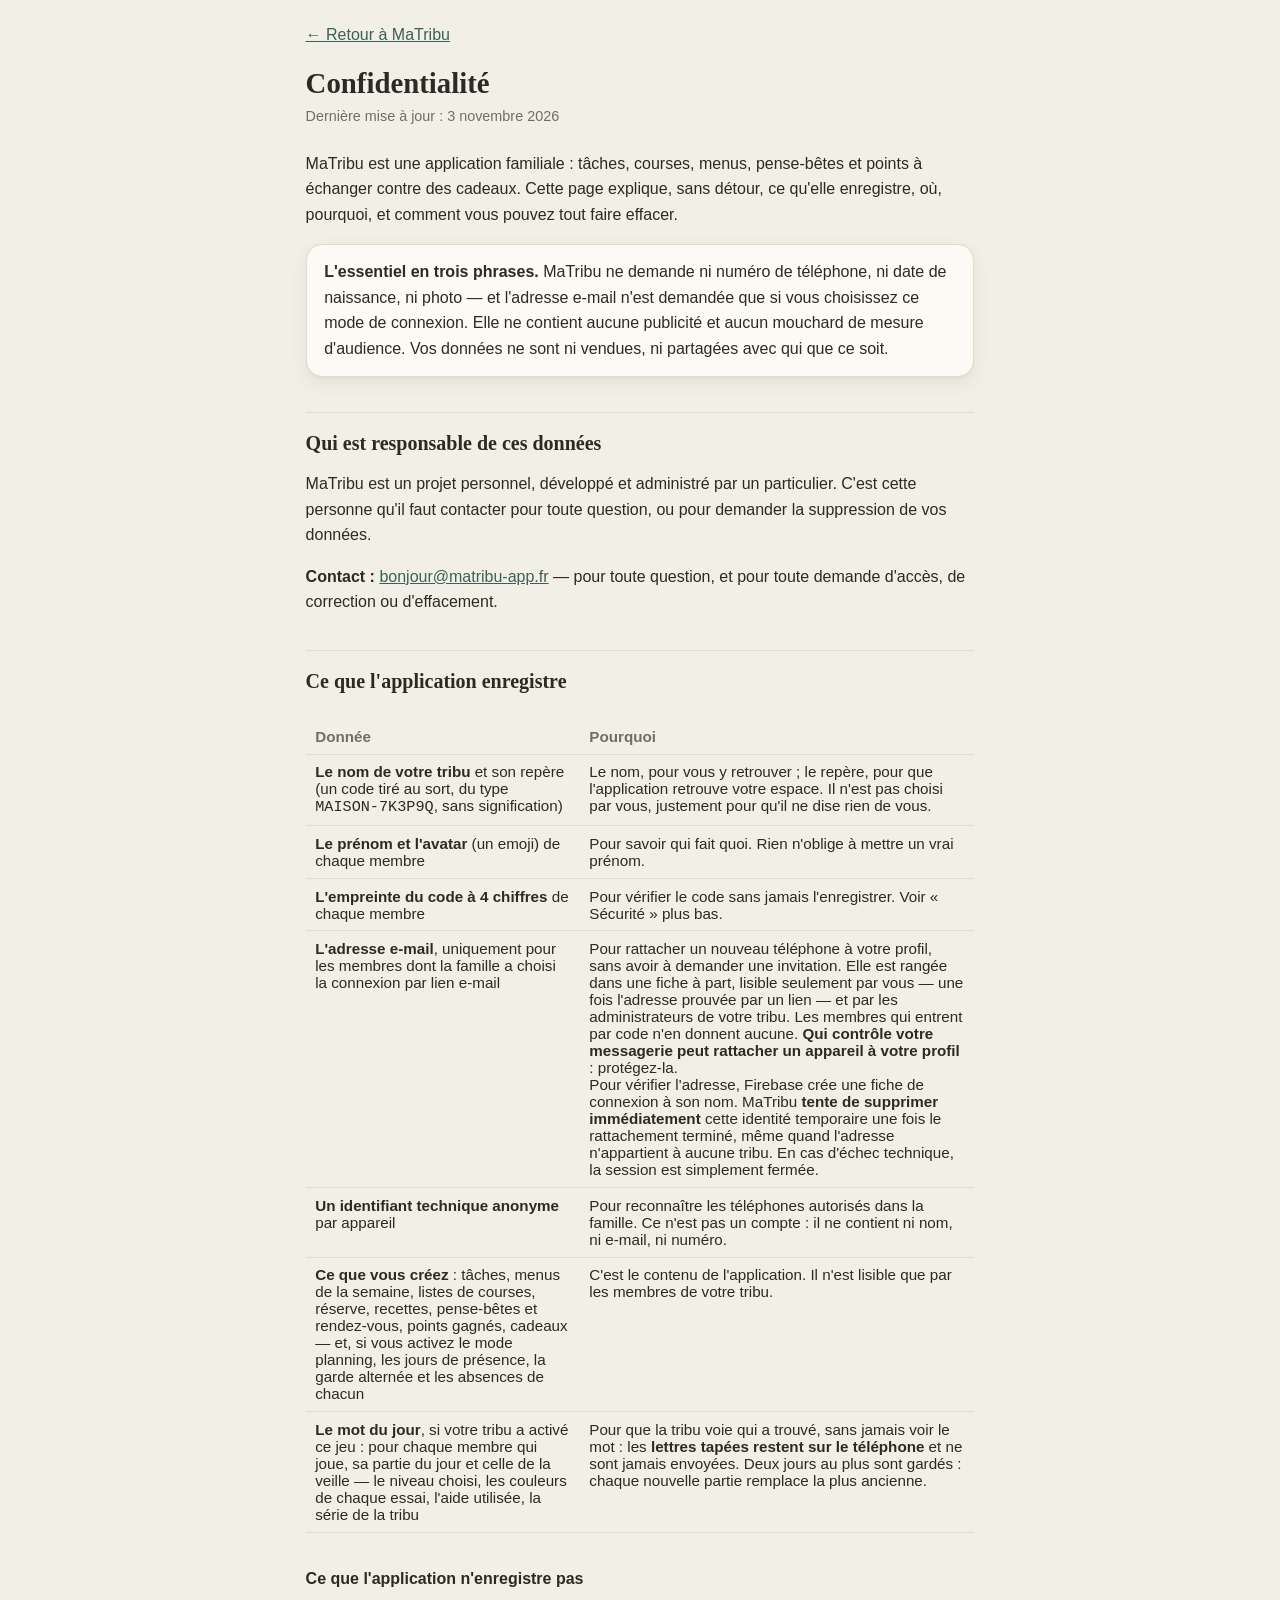
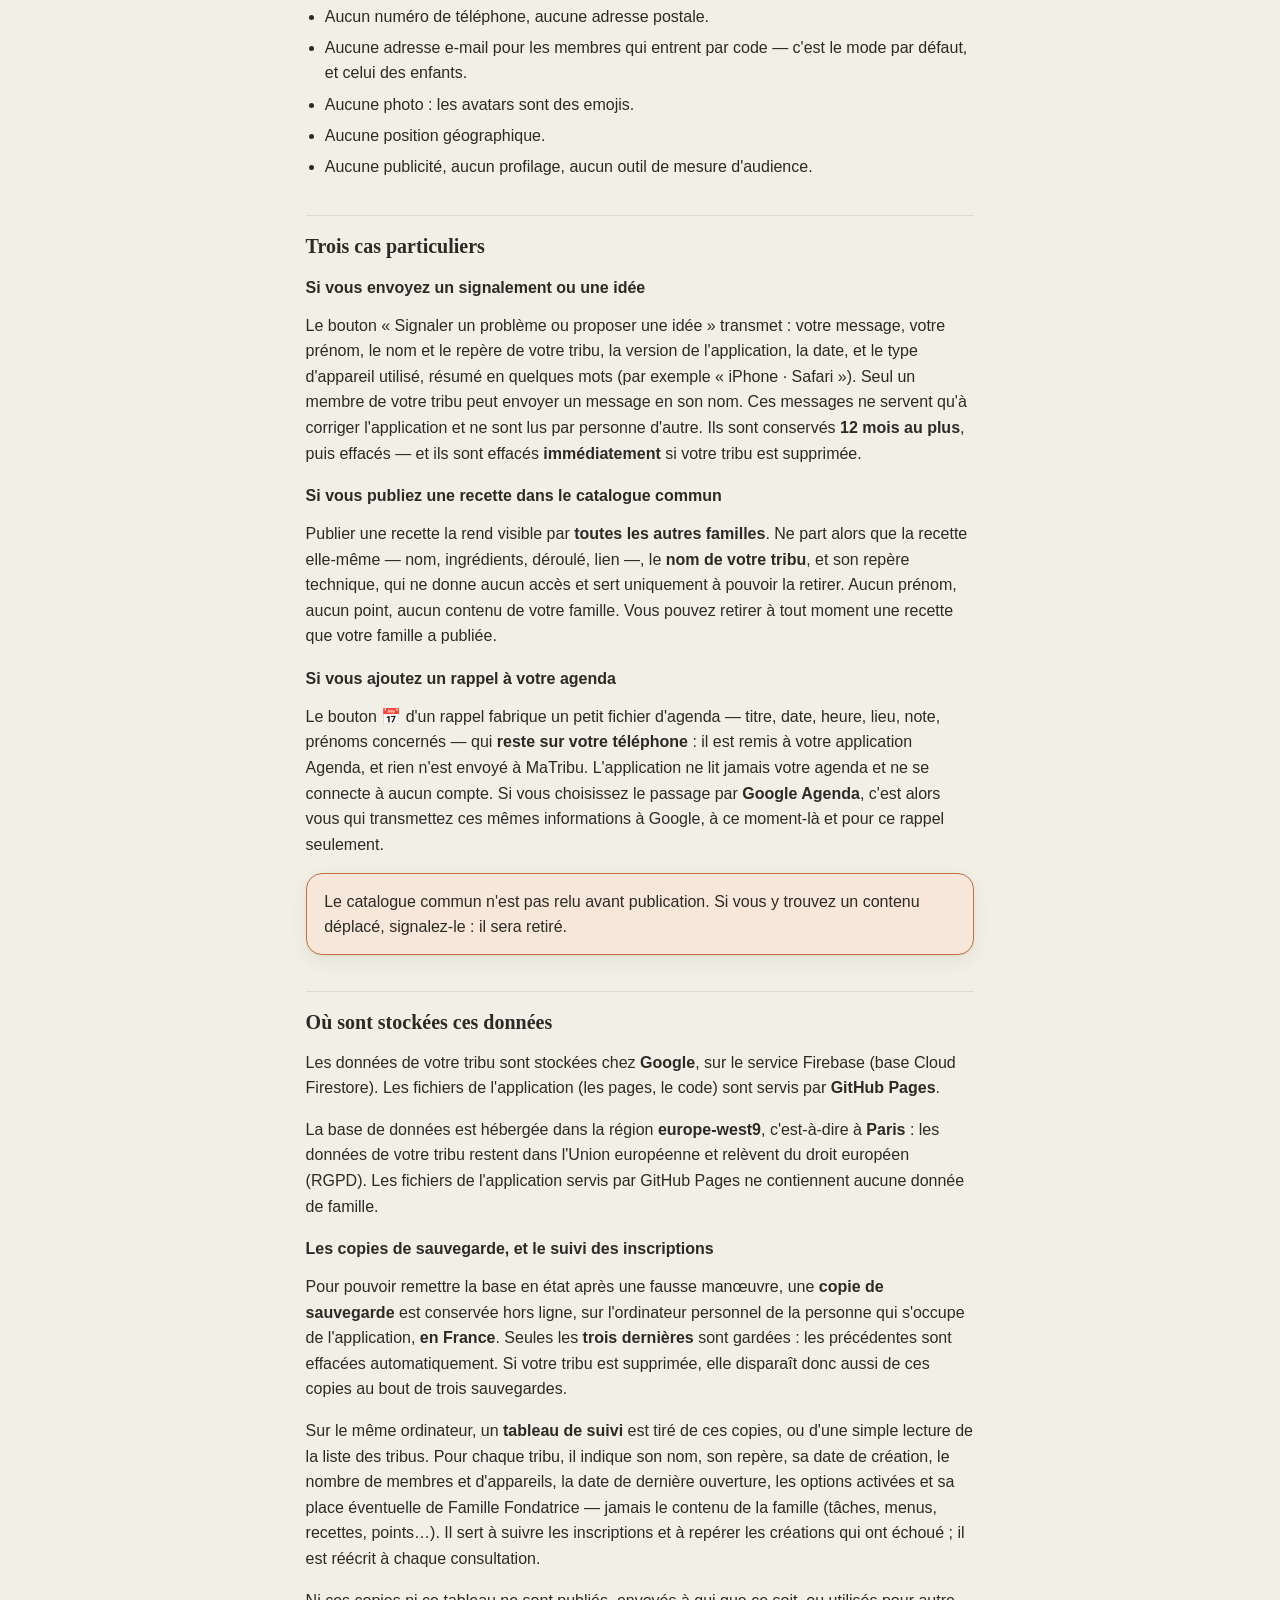
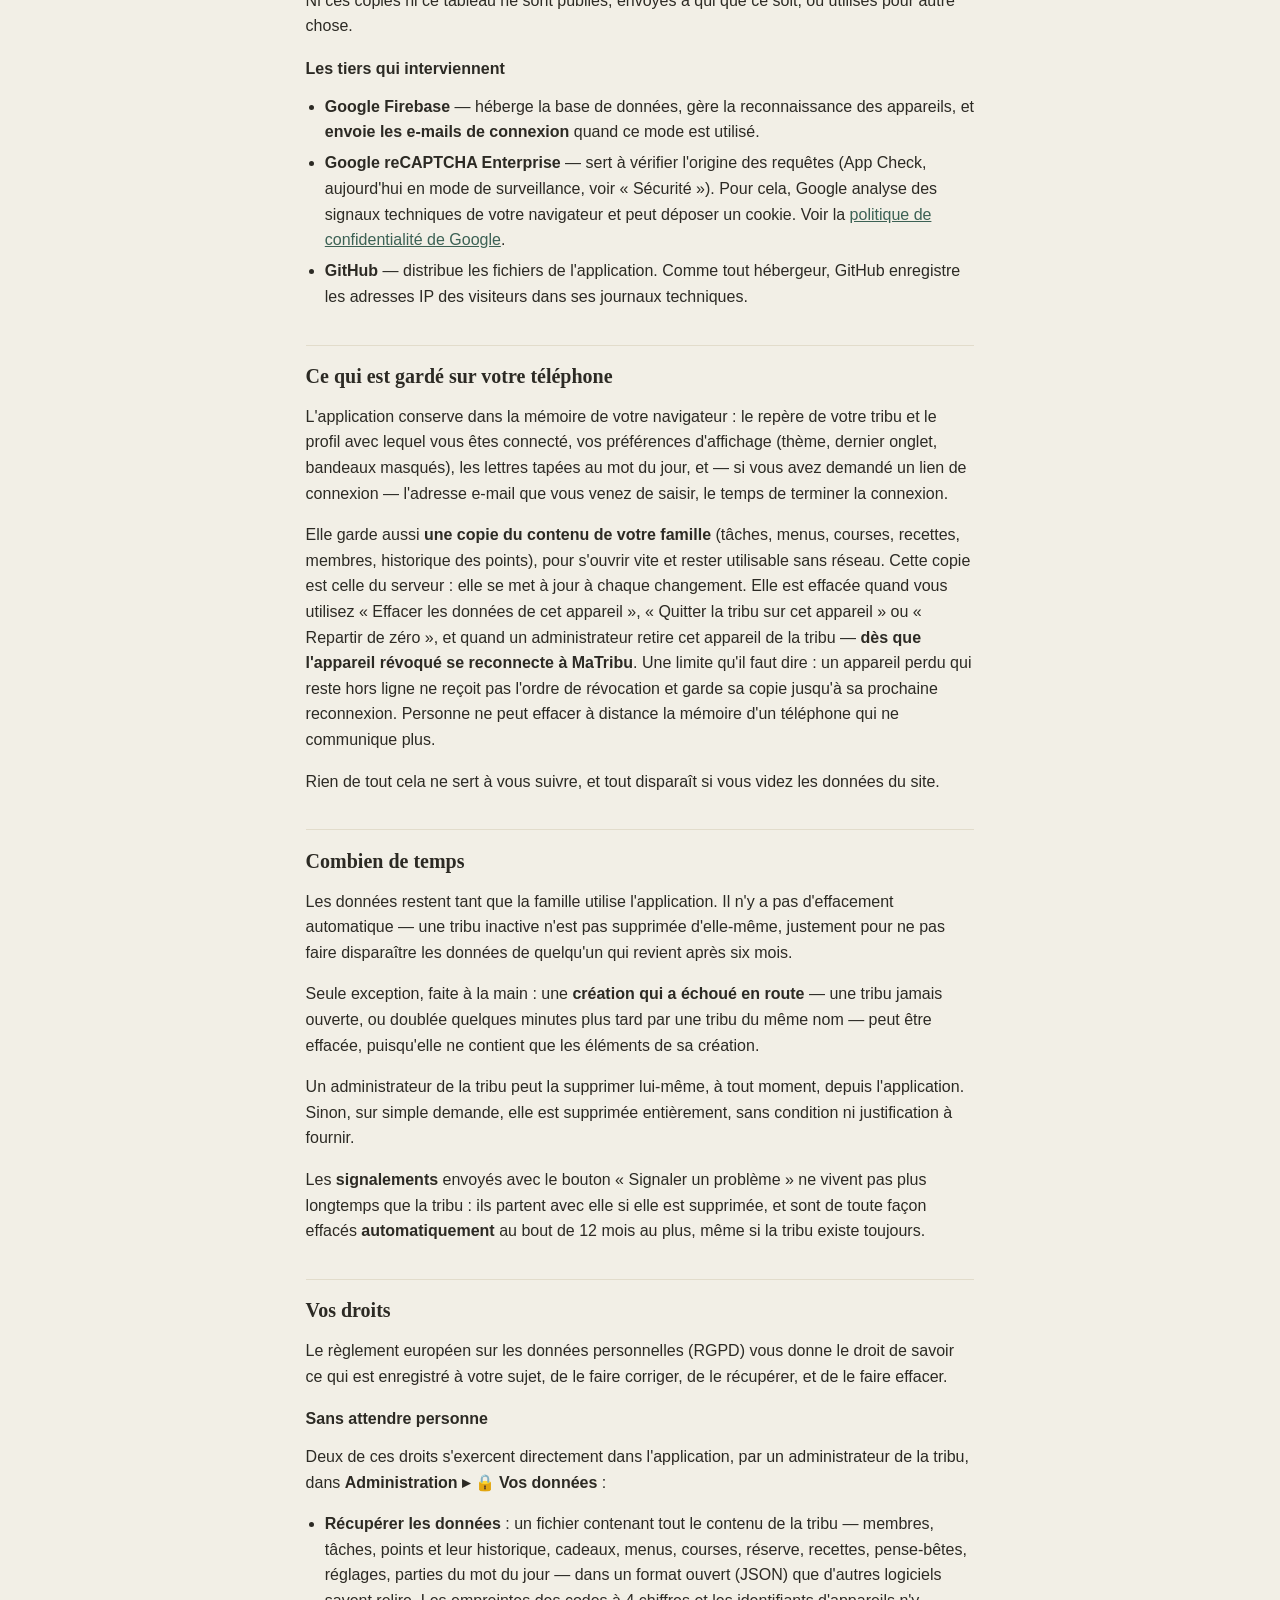
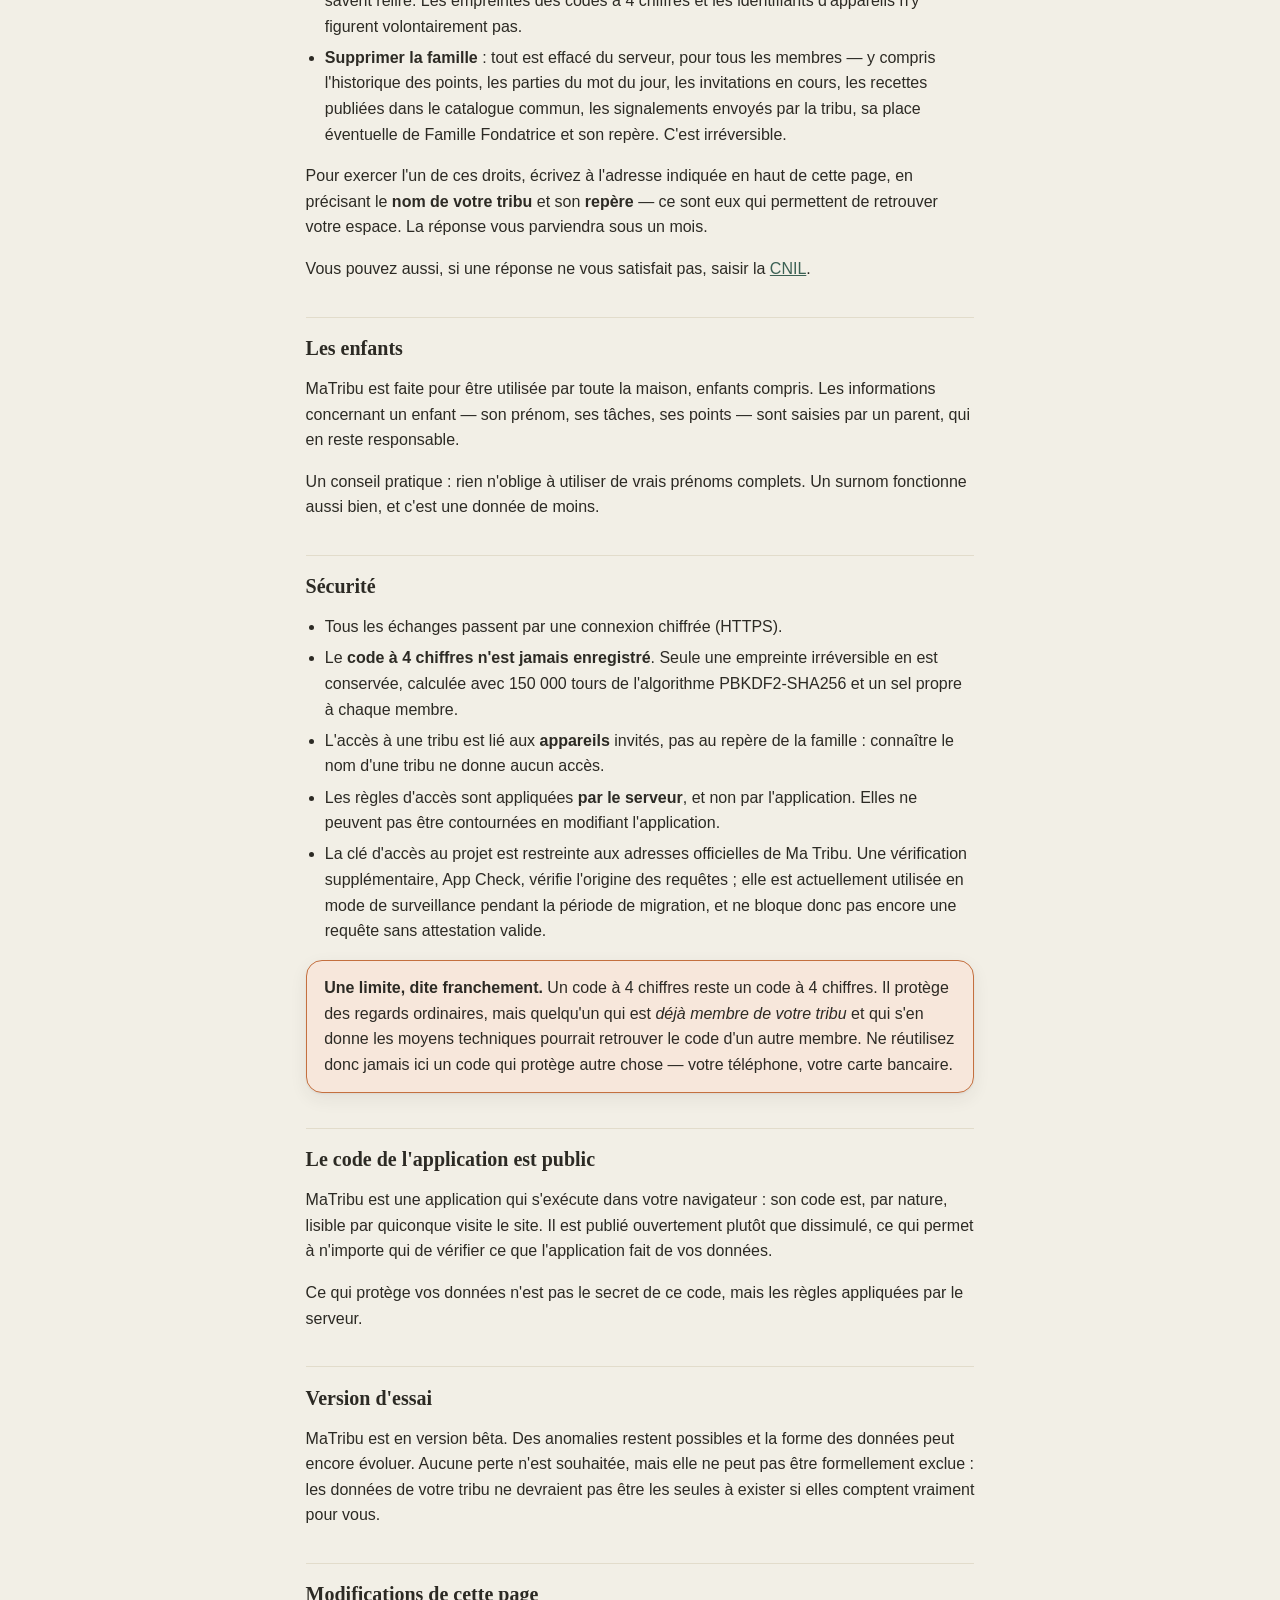
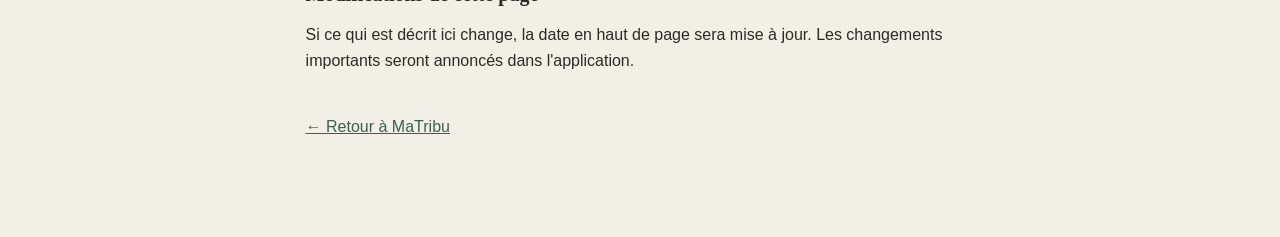
<file: confidentialite.html>
<!doctype html>
<html lang="fr">
<head>
<meta charset="utf-8">
<meta name="viewport" content="width=device-width, initial-scale=1, viewport-fit=cover">
<!-- CSP (en service depuis la 0.51) : une page de texte, sans aucun script. Elle n'a le droit
     de charger que sa feuille de style et son icone ; tout le reste est refuse. -->
<meta http-equiv="Content-Security-Policy" content="default-src 'none'; style-src 'self' 'unsafe-inline'; img-src 'self'; base-uri 'none'; form-action 'none'">
<title>Confidentialité — MaTribu</title>
<meta name="description" content="Ce que MaTribu collecte, où c'est stocké, et comment obtenir la suppression de vos données.">
<meta name="theme-color" content="#4E7A6A">
<meta name="robots" content="index, follow">
<link rel="icon" href="icon-192.png">
<link rel="stylesheet" href="styles.css">
<style>
  /* Une page de texte, pas un écran d'application : elle doit rester lisible
     seule, sans le cadre de l'app et sans JavaScript. */
  .page-texte{
    max-width:44rem;
    margin:0 auto;
    padding:1.6rem 1.1rem 4rem;
    color:var(--ink);
  }
  .page-texte h1{
    font-family:var(--font-display);
    font-size:1.8rem;
    line-height:1.2;
    margin:.2rem 0 .3rem;
  }
  .page-texte h2{
    font-family:var(--font-display);
    font-size:1.25rem;
    margin:2.2rem 0 .6rem;
    padding-top:1.2rem;
    border-top:1px solid var(--border);
  }
  .page-texte h3{
    font-size:1rem;
    margin:1.3rem 0 .35rem;
  }
  .page-texte p, .page-texte li{ line-height:1.6; }
  .page-texte ul{ padding-left:1.2rem; }
  .page-texte li{ margin:.35rem 0; }
  .page-texte a{ color:var(--accent-strong); }
  .date-maj{ color:var(--ink-muted); font-size:.9rem; margin:0 0 1.4rem; }
  .encadre{
    background:var(--surface);
    border:1px solid var(--border);
    border-radius:var(--radius);
    padding:.9rem 1.1rem;
    margin:1rem 0;
    box-shadow:var(--shadow);
  }
  .encadre.attention{ background:var(--warm-soft); border-color:var(--warm); }
  .a-completer{
    background:var(--gold-soft);
    border:2px dashed var(--gold);
    border-radius:var(--radius-sm);
    padding:.7rem .9rem;
    margin:.8rem 0;
    font-weight:600;
  }
  .tableau-donnees{ width:100%; border-collapse:collapse; margin:1rem 0; font-size:.95rem; }
  .tableau-donnees th, .tableau-donnees td{
    text-align:left; vertical-align:top;
    padding:.55rem .6rem;
    border-bottom:1px solid var(--border);
  }
  .tableau-donnees th{ color:var(--ink-muted); font-weight:600; }
  .enveloppe-tableau{ overflow-x:auto; }
  .retour{ display:inline-block; margin-bottom:1.2rem; color:var(--accent-strong); }
</style>
</head>
<body>
<main class="page-texte">

<a class="retour" href="./">← Retour à MaTribu</a>

<h1>Confidentialité</h1>
<p class="date-maj">Dernière mise à jour : 3 novembre 2026</p>

<p>MaTribu est une application familiale : tâches, courses, menus, pense-bêtes
et points à échanger contre des cadeaux. Cette page explique, sans détour, ce
qu'elle enregistre, où, pourquoi, et comment vous pouvez tout faire effacer.</p>

<div class="encadre">
  <p style="margin:0"><b>L'essentiel en trois phrases.</b> MaTribu ne demande
  ni numéro de téléphone, ni date de naissance, ni photo — et l'adresse e-mail
  n'est demandée que si vous choisissez ce mode de connexion. Elle ne contient
  aucune publicité et aucun mouchard de mesure d'audience. Vos données ne sont
  ni vendues, ni partagées avec qui que ce soit.</p>
</div>

<h2>Qui est responsable de ces données</h2>

<p>MaTribu est un projet personnel, développé et administré par un particulier.
C'est cette personne qu'il faut contacter pour toute question, ou pour demander
la suppression de vos données.</p>

<p><b>Contact :</b>
<a href="mailto:bonjour@matribu-app.fr">bonjour@matribu-app.fr</a> — pour toute
question, et pour toute demande d'accès, de correction ou d'effacement.</p>

<h2>Ce que l'application enregistre</h2>

<div class="enveloppe-tableau">
<table class="tableau-donnees">
  <thead>
    <tr><th>Donnée</th><th>Pourquoi</th></tr>
  </thead>
  <tbody>
    <tr>
      <td><b>Le nom de votre tribu</b> et son repère (un code tiré au sort,
      du type <code>MAISON-7K3P9Q</code>, sans signification)</td>
      <td>Le nom, pour vous y retrouver ; le repère, pour que l'application
      retrouve votre espace. Il n'est pas choisi par vous, justement pour
      qu'il ne dise rien de vous.</td>
    </tr>
    <tr>
      <td><b>Le prénom et l'avatar</b> (un emoji) de chaque membre</td>
      <td>Pour savoir qui fait quoi. Rien n'oblige à mettre un vrai prénom.</td>
    </tr>
    <tr>
      <td><b>L'empreinte du code à 4 chiffres</b> de chaque membre</td>
      <td>Pour vérifier le code sans jamais l'enregistrer. Voir « Sécurité »
      plus bas.</td>
    </tr>
    <tr>
      <td><b>L'adresse e-mail</b>, uniquement pour les membres dont la famille
      a choisi la connexion par lien e-mail</td>
      <td>Pour rattacher un nouveau téléphone à votre profil, sans avoir à
      demander une invitation. Elle est rangée dans une fiche à part, lisible
      seulement par vous — une fois l'adresse prouvée par un lien — et par les
      administrateurs de votre tribu. Les membres qui entrent par code n'en
      donnent aucune. <b>Qui contrôle votre messagerie peut rattacher un
      appareil à votre profil</b> : protégez-la.<br>
      Pour vérifier l'adresse, Firebase crée une fiche de connexion à son nom.
      MaTribu <b>tente de supprimer immédiatement</b> cette identité
      temporaire une fois le rattachement terminé, même quand l'adresse
      n'appartient à aucune tribu. En cas d'échec technique, la session est
      simplement fermée.</td>
    </tr>
    <tr>
      <td><b>Un identifiant technique anonyme</b> par appareil</td>
      <td>Pour reconnaître les téléphones autorisés dans la famille. Ce n'est
      pas un compte : il ne contient ni nom, ni e-mail, ni numéro.</td>
    </tr>
    <tr>
      <td><b>Ce que vous créez</b> : tâches, menus de la semaine, listes de
      courses, réserve, recettes, pense-bêtes et rendez-vous, points gagnés,
      cadeaux — et, si vous activez le mode planning, les jours de présence,
      la garde alternée et les absences de chacun</td>
      <td>C'est le contenu de l'application. Il n'est lisible que par les
      membres de votre tribu.</td>
    </tr>
    <tr>
      <td><b>Le mot du jour</b>, si votre tribu a activé ce jeu : pour chaque
      membre qui joue, sa partie du jour et celle de la veille — le niveau
      choisi, les couleurs de chaque essai, l'aide utilisée, la série de la
      tribu</td>
      <td>Pour que la tribu voie qui a trouvé, sans jamais voir le mot : les
      <b>lettres tapées restent sur le téléphone</b> et ne sont jamais
      envoyées. Deux jours au plus sont gardés : chaque nouvelle partie
      remplace la plus ancienne.</td>
    </tr>
  </tbody>
</table>
</div>

<h3>Ce que l'application n'enregistre pas</h3>
<ul>
  <li>Aucun numéro de téléphone, aucune adresse postale.</li>
  <li>Aucune adresse e-mail pour les membres qui entrent par code — c'est le
  mode par défaut, et celui des enfants.</li>
  <li>Aucune photo : les avatars sont des emojis.</li>
  <li>Aucune position géographique.</li>
  <li>Aucune publicité, aucun profilage, aucun outil de mesure d'audience.</li>
</ul>

<h2>Trois cas particuliers</h2>

<h3>Si vous envoyez un signalement ou une idée</h3>
<p>Le bouton « Signaler un problème ou proposer une idée » transmet : votre
message, votre prénom, le nom et le repère de votre tribu, la version de
l'application, la date, et le type d'appareil utilisé, résumé en quelques
mots (par exemple « iPhone · Safari »). Seul un membre de votre tribu peut
envoyer un message en son nom. Ces messages ne servent qu'à corriger
l'application et ne sont lus par personne d'autre. Ils sont conservés
<b>12 mois au plus</b>, puis effacés — et ils sont effacés <b>immédiatement</b>
si votre tribu est supprimée.</p>

<h3>Si vous publiez une recette dans le catalogue commun</h3>
<p>Publier une recette la rend visible par <b>toutes les autres familles</b>.
Ne part alors que la recette elle-même — nom, ingrédients, déroulé, lien —,
le <b>nom de votre tribu</b>, et son repère technique, qui ne donne aucun
accès et sert uniquement à pouvoir la retirer. Aucun prénom, aucun point,
aucun contenu de votre famille. Vous pouvez retirer à tout moment une recette
que votre famille a publiée.</p>

<h3>Si vous ajoutez un rappel à votre agenda</h3>
<p>Le bouton <b>📅</b> d'un rappel fabrique un petit fichier d'agenda — titre,
date, heure, lieu, note, prénoms concernés — qui <b>reste sur votre
téléphone</b> : il est remis à votre application Agenda, et rien n'est envoyé
à MaTribu. L'application ne lit jamais votre agenda et ne se connecte à aucun
compte. Si vous choisissez le passage par <b>Google Agenda</b>, c'est alors
vous qui transmettez ces mêmes informations à Google, à ce moment-là et pour
ce rappel seulement.</p>

<div class="encadre attention">
  <p style="margin:0">Le catalogue commun n'est pas relu avant publication.
  Si vous y trouvez un contenu déplacé, signalez-le : il sera retiré.</p>
</div>

<h2>Où sont stockées ces données</h2>

<p>Les données de votre tribu sont stockées chez <b>Google</b>, sur le service
Firebase (base Cloud Firestore). Les fichiers de l'application (les pages, le
code) sont servis par <b>GitHub Pages</b>.</p>

<p>La base de données est hébergée dans la région <b>europe-west9</b>, c'est-à-dire
à <b>Paris</b> : les données de votre tribu restent dans l'Union européenne et
relèvent du droit européen (RGPD). Les fichiers de l'application servis par
GitHub Pages ne contiennent aucune donnée de famille.</p>


<h3>Les copies de sauvegarde, et le suivi des inscriptions</h3>
<p>Pour pouvoir remettre la base en état après une fausse manœuvre, une
<b>copie de sauvegarde</b> est conservée hors ligne, sur l'ordinateur
personnel de la personne qui s'occupe de l'application, <b>en France</b>.
Seules les <b>trois dernières</b> sont gardées : les précédentes sont
effacées automatiquement. Si votre tribu est supprimée, elle disparaît donc
aussi de ces copies au bout de trois sauvegardes.</p>
<p>Sur le même ordinateur, un <b>tableau de suivi</b> est tiré de ces copies,
ou d'une simple lecture de la liste des tribus. Pour chaque tribu, il indique
son nom, son repère, sa date de création, le nombre de membres et
d'appareils, la date de dernière ouverture, les options activées et sa place
éventuelle de Famille Fondatrice — jamais le contenu de la famille (tâches,
menus, recettes, points…). Il sert à suivre les inscriptions et à repérer les
créations qui ont échoué ; il est réécrit à chaque consultation.</p>
<p>Ni ces copies ni ce tableau ne sont publiés, envoyés à qui que ce soit, ou
utilisés pour autre chose.</p>

<h3>Les tiers qui interviennent</h3>
<ul>
  <li><b>Google Firebase</b> — héberge la base de données, gère la
  reconnaissance des appareils, et <b>envoie les e-mails de connexion</b>
  quand ce mode est utilisé.</li>
  <li><b>Google reCAPTCHA Enterprise</b> — sert à vérifier l'origine des
  requêtes (App Check, aujourd'hui en mode de surveillance, voir « Sécurité »).
  Pour cela, Google analyse des
  signaux techniques de votre navigateur et peut déposer un cookie. Voir la
  <a href="https://policies.google.com/privacy" target="_blank" rel="noopener">politique
  de confidentialité de Google</a>.</li>
  <li><b>GitHub</b> — distribue les fichiers de l'application. Comme tout
  hébergeur, GitHub enregistre les adresses IP des visiteurs dans ses journaux
  techniques.</li>
</ul>

<h2>Ce qui est gardé sur votre téléphone</h2>

<p>L'application conserve dans la mémoire de votre navigateur : le repère de
votre tribu et le profil avec lequel vous êtes connecté, vos préférences
d'affichage (thème, dernier onglet, bandeaux masqués), les lettres tapées au
mot du jour, et — si vous avez
demandé un lien de connexion — l'adresse e-mail que vous venez de saisir, le
temps de terminer la connexion.</p>
<p>Elle garde aussi <b>une copie du contenu de votre famille</b> (tâches,
menus, courses, recettes, membres, historique des points), pour s'ouvrir
vite et rester utilisable sans réseau. Cette copie est celle du serveur : elle
se met à jour à chaque changement. Elle est effacée quand vous utilisez
« Effacer les données de cet appareil », « Quitter la tribu sur cet appareil »
ou « Repartir de zéro », et quand un administrateur retire cet appareil de la
tribu — <b>dès que l'appareil révoqué se reconnecte à MaTribu</b>. Une limite
qu'il faut dire : un appareil perdu qui reste hors ligne ne reçoit pas l'ordre
de révocation et garde sa copie jusqu'à sa prochaine reconnexion. Personne ne
peut effacer à distance la mémoire d'un téléphone qui ne communique plus.</p>
<p>Rien de tout cela ne sert à vous suivre, et tout disparaît si vous videz les
données du site.</p>

<h2>Combien de temps</h2>

<p>Les données restent tant que la famille utilise l'application. Il n'y a pas
d'effacement automatique — une tribu inactive n'est pas supprimée d'elle-même,
justement pour ne pas faire disparaître les données de quelqu'un qui revient
après six mois.</p>
<p>Seule exception, faite à la main : une <b>création qui a échoué en
route</b> — une tribu jamais ouverte, ou doublée quelques minutes plus tard
par une tribu du même nom — peut être effacée, puisqu'elle ne contient que
les éléments de sa création.</p>
<p>Un administrateur de la tribu peut la supprimer lui-même, à tout moment,
depuis l'application. Sinon, sur simple demande, elle est supprimée
entièrement, sans condition ni justification à fournir.</p>
<p>Les <b>signalements</b> envoyés avec le bouton « Signaler un problème » ne
vivent pas plus longtemps que la tribu : ils partent avec elle si elle est
supprimée, et sont de toute façon effacés <b>automatiquement</b> au bout de
12 mois au plus, même si la tribu existe toujours.</p>

<h2>Vos droits</h2>

<p>Le règlement européen sur les données personnelles (RGPD) vous donne le droit
de savoir ce qui est enregistré à votre sujet, de le faire corriger, de le
récupérer, et de le faire effacer.</p>

<h3>Sans attendre personne</h3>
<p>Deux de ces droits s'exercent directement dans l'application, par un
administrateur de la tribu, dans <b>Administration ▸ 🔒 Vos données</b> :</p>
<ul>
  <li><b>Récupérer les données</b> : un fichier contenant tout le contenu de la
  tribu — membres, tâches, points et leur historique, cadeaux, menus, courses,
  réserve, recettes, pense-bêtes, réglages, parties du mot du jour — dans un
  format ouvert (JSON) que
  d'autres logiciels savent relire. Les empreintes des codes à 4 chiffres et les
  identifiants d'appareils n'y figurent volontairement pas.</li>
  <li><b>Supprimer la famille</b> : tout est effacé du serveur, pour tous les
  membres — y compris l'historique des points, les parties du mot du jour, les
  invitations en cours, les
  recettes publiées dans le catalogue commun, les signalements envoyés par la
  tribu, sa place éventuelle de Famille Fondatrice et son repère. C'est
  irréversible.</li>
</ul>
<p>Pour exercer l'un de ces droits, écrivez à l'adresse indiquée en haut de
cette page, en précisant le <b>nom de votre tribu</b> et son <b>repère</b> — ce
sont eux qui permettent de retrouver votre espace. La réponse vous parviendra
sous un mois.</p>
<p>Vous pouvez aussi, si une réponse ne vous satisfait pas, saisir la
<a href="https://www.cnil.fr/fr/plaintes" target="_blank" rel="noopener">CNIL</a>.</p>

<h2>Les enfants</h2>

<p>MaTribu est faite pour être utilisée par toute la maison, enfants compris.
Les informations concernant un enfant — son prénom, ses tâches, ses points —
sont saisies par un parent, qui en reste responsable.</p>
<p>Un conseil pratique : rien n'oblige à utiliser de vrais prénoms complets.
Un surnom fonctionne aussi bien, et c'est une donnée de moins.</p>

<h2>Sécurité</h2>

<ul>
  <li>Tous les échanges passent par une connexion chiffrée (HTTPS).</li>
  <li>Le <b>code à 4 chiffres n'est jamais enregistré</b>. Seule une empreinte
  irréversible en est conservée, calculée avec 150 000 tours de l'algorithme
  PBKDF2-SHA256 et un sel propre à chaque membre.</li>
  <li>L'accès à une tribu est lié aux <b>appareils</b> invités, pas au repère
  de la famille : connaître le nom d'une tribu ne donne aucun accès.</li>
  <li>Les règles d'accès sont appliquées <b>par le serveur</b>, et non par
  l'application. Elles ne peuvent pas être contournées en modifiant
  l'application.</li>
  <li>La clé d'accès au projet est restreinte aux adresses officielles de Ma
  Tribu. Une vérification supplémentaire, App Check, vérifie l'origine des
  requêtes ; elle est actuellement utilisée en mode de surveillance pendant la
  période de migration, et ne bloque donc pas encore une requête sans
  attestation valide.</li>
</ul>

<div class="encadre attention">
  <p style="margin:0"><b>Une limite, dite franchement.</b> Un code à 4 chiffres
  reste un code à 4 chiffres. Il protège des regards ordinaires, mais quelqu'un
  qui est <i>déjà membre de votre tribu</i> et qui s'en donne les moyens
  techniques pourrait retrouver le code d'un autre membre. Ne réutilisez donc
  jamais ici un code qui protège autre chose — votre téléphone, votre carte
  bancaire.</p>
</div>

<h2>Le code de l'application est public</h2>

<p>MaTribu est une application qui s'exécute dans votre navigateur : son code
est, par nature, lisible par quiconque visite le site. Il est publié ouvertement
plutôt que dissimulé, ce qui permet à n'importe qui de vérifier ce que
l'application fait de vos données.</p>
<p>Ce qui protège vos données n'est pas le secret de ce code, mais les règles
appliquées par le serveur.</p>

<h2>Version d'essai</h2>

<p>MaTribu est en version bêta. Des anomalies restent possibles et la forme des
données peut encore évoluer. Aucune perte n'est souhaitée, mais elle ne peut pas
être formellement exclue : les données de votre tribu ne devraient pas être les
seules à exister si elles comptent vraiment pour vous.</p>

<h2>Modifications de cette page</h2>

<p>Si ce qui est décrit ici change, la date en haut de page sera mise à jour.
Les changements importants seront annoncés dans l'application.</p>

<p style="margin-top:2.5rem"><a class="retour" href="./">← Retour à MaTribu</a></p>

</main>
</body>
</html>
</file>
<file: styles.css>
/* MaTribu — feuille de style unique.
   Palette chaleureuse : creme + sauge + terracotta, mode sombre inclus. */

:root{
  --bg:#F2EFE6;
  --bg-flou:rgba(242,239,230,.80);
  --surface:#FCFAF4;
  --surface-flou:rgba(252,250,244,.84);
  --surface-2:#F5F1E6;
  --ink:#2C2A24;
  --ink-muted:#736E62;
  --border:#E2DCCB;
  --accent:#4E7A6A;
  --accent-strong:#3C6154;
  --accent-soft:#E4EDE8;
  --accent-ink:#FFFFFF;
  --warm:#C4703F;
  --warm-soft:#F7E7DB;
  --gold:#9C7314;
  --gold-soft:#F8EFD5;
  --danger:#B14A3E;
  --danger-soft:#F8E4E0;
  --ok:#3F7A55;
  --radius:16px;
  --radius-sm:11px;
  --shadow:0 1px 2px rgba(44,42,36,.06), 0 6px 18px rgba(44,42,36,.07);
  --shadow-lg:0 4px 12px rgba(44,42,36,.10), 0 18px 40px rgba(44,42,36,.14);
  --font-display:"Iowan Old Style","Palatino Linotype",Palatino,Georgia,"Times New Roman",serif;
  --font-body:-apple-system,BlinkMacSystemFont,"Segoe UI",Roboto,"Helvetica Neue",Arial,sans-serif;
}
@media (prefers-color-scheme: dark){
  :root:not([data-theme="light"]){
    --bg:#151917;
    --bg-flou:rgba(21,25,23,.80);
    --surface:#1E2421;
    --surface-flou:rgba(30,36,33,.84);
    --surface-2:#262D29;
    --ink:#E9E7DD;
    --ink-muted:#9AA39A;
    --border:#333B36;
    --accent:#7FB39C;
    --accent-strong:#9BCAB5;
    --accent-soft:#25332D;
    --accent-ink:#10201A;
    --warm:#DE9061;
    --warm-soft:#37271E;
    --gold:#D9AE4A;
    --gold-soft:#332D1B;
    --danger:#E08571;
    --danger-soft:#3A241F;
    --ok:#6FBF8B;
    --shadow:0 1px 2px rgba(0,0,0,.35), 0 8px 20px rgba(0,0,0,.4);
    --shadow-lg:0 6px 16px rgba(0,0,0,.45), 0 20px 44px rgba(0,0,0,.5);
  }
}
:root[data-theme="dark"]{
  --bg:#151917; --bg-flou:rgba(21,25,23,.80); --surface:#1E2421;
  --surface-flou:rgba(30,36,33,.84); --surface-2:#262D29; --ink:#E9E7DD; --ink-muted:#9AA39A;
  --border:#333B36; --accent:#7FB39C; --accent-strong:#9BCAB5; --accent-soft:#25332D;
  --accent-ink:#10201A; --warm:#DE9061; --warm-soft:#37271E; --gold:#D9AE4A;
  --gold-soft:#332D1B; --danger:#E08571; --danger-soft:#3A241F; --ok:#6FBF8B;
  --shadow:0 1px 2px rgba(0,0,0,.35), 0 8px 20px rgba(0,0,0,.4);
  --shadow-lg:0 6px 16px rgba(0,0,0,.45), 0 20px 44px rgba(0,0,0,.5);
}

/* ---------- Palettes ----------
   La palette change l'identité colorée ; le mode clair/sombre continue de
   fonctionner pour chacune. Trois blocs par palette, comme pour le mode
   sombre de base : les valeurs claires, les valeurs sombres du système, et
   les valeurs sombres choisies à la main. Choisie par appareil. */

/* 🫐 Myrtille */
:root[data-palette="myrtille"]{
  --bg:#EFF0F7; --bg-flou:rgba(239,240,247,.80); --surface:#FAFAFE;
  --surface-flou:rgba(250,250,254,.84); --surface-2:#F0F1F9; --border:#DDDEEC;
  --accent:#4C5BA8; --accent-strong:#3B4788; --accent-soft:#E5E8F6; --accent-ink:#FFFFFF;
  --warm:#9B5FA8; --warm-soft:#F3E6F5; --gold:#8A6F1E; --gold-soft:#F6EFD8;
}
@media (prefers-color-scheme: dark){
  :root[data-palette="myrtille"]:not([data-theme="light"]){
    --bg:#14161F; --bg-flou:rgba(20,22,31,.80); --surface:#1C1F2B;
    --surface-flou:rgba(28,31,43,.84); --surface-2:#242838; --border:#333850;
    --accent:#93A5E8; --accent-strong:#B3C0F2; --accent-soft:#242A45; --accent-ink:#101425;
    --warm:#C89BD8; --warm-soft:#2C2038; --gold:#D9B45C; --gold-soft:#332B18;
  }
}
:root[data-theme="dark"][data-palette="myrtille"]{
  --bg:#14161F; --bg-flou:rgba(20,22,31,.80); --surface:#1C1F2B;
  --surface-flou:rgba(28,31,43,.84); --surface-2:#242838; --border:#333850;
  --accent:#93A5E8; --accent-strong:#B3C0F2; --accent-soft:#242A45; --accent-ink:#101425;
  --warm:#C89BD8; --warm-soft:#2C2038; --gold:#D9B45C; --gold-soft:#332B18;
}

/* 🌸 Pivoine */
:root[data-palette="pivoine"]{
  --bg:#F7EFF1; --bg-flou:rgba(247,239,241,.80); --surface:#FDF8F9;
  --surface-flou:rgba(253,248,249,.84); --surface-2:#F6ECEF; --border:#EBD9DF;
  --accent:#A84D6E; --accent-strong:#8A3A58; --accent-soft:#F6E4EB; --accent-ink:#FFFFFF;
  --warm:#C4703F; --warm-soft:#F7E7DB; --gold:#9C7314; --gold-soft:#F8EFD5;
}
@media (prefers-color-scheme: dark){
  :root[data-palette="pivoine"]:not([data-theme="light"]){
    --bg:#1A1416; --bg-flou:rgba(26,20,22,.80); --surface:#241B1F;
    --surface-flou:rgba(36,27,31,.84); --surface-2:#2D2227; --border:#3D2F35;
    --accent:#E39BB6; --accent-strong:#F0B9CD; --accent-soft:#38222B; --accent-ink:#1F1014;
    --warm:#DE9061; --warm-soft:#37271E; --gold:#D9AE4A; --gold-soft:#332D1B;
  }
}
:root[data-theme="dark"][data-palette="pivoine"]{
  --bg:#1A1416; --bg-flou:rgba(26,20,22,.80); --surface:#241B1F;
  --surface-flou:rgba(36,27,31,.84); --surface-2:#2D2227; --border:#3D2F35;
  --accent:#E39BB6; --accent-strong:#F0B9CD; --accent-soft:#38222B; --accent-ink:#1F1014;
  --warm:#DE9061; --warm-soft:#37271E; --gold:#D9AE4A; --gold-soft:#332D1B;
}

/* 🌊 Lagon */
:root[data-palette="lagon"]{
  --bg:#EAF4F4; --bg-flou:rgba(234,244,244,.80); --surface:#F8FDFD;
  --surface-flou:rgba(248,253,253,.84); --surface-2:#E6F1F1; --border:#D2E5E5;
  --accent:#1F7A81; --accent-strong:#125E64; --accent-soft:#DCEEEF; --accent-ink:#FFFFFF;
  --warm:#D2694F; --warm-soft:#F9E3DC; --gold:#96741B; --gold-soft:#F7EFD6;
}
@media (prefers-color-scheme: dark){
  :root[data-palette="lagon"]:not([data-theme="light"]){
    --bg:#101A1B; --bg-flou:rgba(16,26,27,.80); --surface:#172426;
    --surface-flou:rgba(23,36,38,.84); --surface-2:#1E2E30; --border:#2B3E40;
    --accent:#63C3C8; --accent-strong:#8ADCE0; --accent-soft:#1B3336; --accent-ink:#08191B;
    --warm:#E8917A; --warm-soft:#35231E; --gold:#D7AE50; --gold-soft:#312B1A;
  }
}
:root[data-theme="dark"][data-palette="lagon"]{
  --bg:#101A1B; --bg-flou:rgba(16,26,27,.80); --surface:#172426;
  --surface-flou:rgba(23,36,38,.84); --surface-2:#1E2E30; --border:#2B3E40;
  --accent:#63C3C8; --accent-strong:#8ADCE0; --accent-soft:#1B3336; --accent-ink:#08191B;
  --warm:#E8917A; --warm-soft:#35231E; --gold:#D7AE50; --gold-soft:#312B1A;
}

/* 🍁 Cannelle */
:root[data-palette="cannelle"]{
  --bg:#F6EFE3; --bg-flou:rgba(246,239,227,.80); --surface:#FDF9F1;
  --surface-flou:rgba(253,249,241,.84); --surface-2:#F3EADC; --border:#E6D8C2;
  --accent:#A8622A; --accent-strong:#8A4E1F; --accent-soft:#F5E6D6; --accent-ink:#FFFFFF;
  --warm:#B5452F; --warm-soft:#F8E1DA; --gold:#93741A; --gold-soft:#F7EFD4;
}
@media (prefers-color-scheme: dark){
  :root[data-palette="cannelle"]:not([data-theme="light"]){
    --bg:#1A1611; --bg-flou:rgba(26,22,17,.80); --surface:#241E17;
    --surface-flou:rgba(36,30,23,.84); --surface-2:#2D261D; --border:#3E3527;
    --accent:#E0A063; --accent-strong:#F0BC86; --accent-soft:#33261A; --accent-ink:#1C1208;
    --warm:#E08A72; --warm-soft:#38241F; --gold:#D9B45C; --gold-soft:#332C19;
  }
}
:root[data-theme="dark"][data-palette="cannelle"]{
  --bg:#1A1611; --bg-flou:rgba(26,22,17,.80); --surface:#241E17;
  --surface-flou:rgba(36,30,23,.84); --surface-2:#2D261D; --border:#3E3527;
  --accent:#E0A063; --accent-strong:#F0BC86; --accent-soft:#33261A; --accent-ink:#1C1208;
  --warm:#E08A72; --warm-soft:#38241F; --gold:#D9B45C; --gold-soft:#332C19;
}

/* 🖤 Ardoise */
:root[data-palette="ardoise"]{
  --bg:#F1F2F3; --bg-flou:rgba(241,242,243,.80); --surface:#FBFBFC;
  --surface-flou:rgba(251,251,252,.84); --surface-2:#ECEEF0; --border:#DCDFE3;
  --accent:#3A4A5A; --accent-strong:#2A3745; --accent-soft:#E6EAEE; --accent-ink:#FFFFFF;
  --warm:#B4562F; --warm-soft:#F6E4DB; --gold:#8A7420; --gold-soft:#F4EFD9;
}
@media (prefers-color-scheme: dark){
  :root[data-palette="ardoise"]:not([data-theme="light"]){
    --bg:#131517; --bg-flou:rgba(19,21,23,.80); --surface:#1B1E21;
    --surface-flou:rgba(27,30,33,.84); --surface-2:#23272B; --border:#333940;
    --accent:#9FB4C8; --accent-strong:#C0D0E0; --accent-soft:#242B33; --accent-ink:#0E1519;
    --warm:#DE8E6C; --warm-soft:#35241D; --gold:#D3AE55; --gold-soft:#302A19;
  }
}
:root[data-theme="dark"][data-palette="ardoise"]{
  --bg:#131517; --bg-flou:rgba(19,21,23,.80); --surface:#1B1E21;
  --surface-flou:rgba(27,30,33,.84); --surface-2:#23272B; --border:#333940;
  --accent:#9FB4C8; --accent-strong:#C0D0E0; --accent-soft:#242B33; --accent-ink:#0E1519;
  --warm:#DE8E6C; --warm-soft:#35241D; --gold:#D3AE55; --gold-soft:#302A19;
}

*{box-sizing:border-box;}
html,body{height:100%;}
body{
  margin:0;
  background:var(--bg);
  color:var(--ink);
  font-family:var(--font-body);
  -webkit-font-smoothing:antialiased;
}
button,input,select,textarea{font:inherit;color:inherit;}
button{cursor:pointer;}
[hidden]{display:none !important;}

.app{
  max-width:540px;
  margin:0 auto;
  min-height:100dvh;
  display:flex;
  flex-direction:column;
  position:relative;
}

/* ---------- Barre du haut ---------- */
.topbar{
  display:flex; align-items:center; gap:.6rem;
  padding:calc(.9rem + env(safe-area-inset-top)) 1rem .7rem;
  position:sticky; top:0; z-index:20;
  background:var(--bg-flou);
  backdrop-filter:saturate(150%) blur(14px);
  -webkit-backdrop-filter:saturate(150%) blur(14px);
}
.avatar{
  width:40px;height:40px;border-radius:13px;border:none;
  display:flex;align-items:center;justify-content:center;
  font-size:1.25rem;flex-shrink:0;
  background:var(--accent-soft);
  box-shadow:inset 0 0 0 2px var(--border);
}
.avatar.sm{width:30px;height:30px;border-radius:10px;font-size:1rem;}
.avatar.xs{width:24px;height:24px;border-radius:8px;font-size:.8rem;}
/* Tâche « Ensemble » : les visages de l'équipe, un peu chevauchés (09/11/2026). */
.avatars-equipe{display:flex;flex-shrink:0;}
.avatars-equipe .avatar{border:2px solid var(--surface);}
.avatars-equipe .avatar + .avatar{margin-left:-14px;}
.topbar-titre{flex:1;min-width:0;text-align:left;background:none;border:none;padding:0;}
.topbar-titre b{display:block;font-family:var(--font-display);font-size:1.1rem;line-height:1.2;}
.topbar-titre span{display:block;font-size:.75rem;color:var(--ink-muted);}
/* L'icône « Quoi de neuf », entre le titre et les points (16/09/2026). */
.topbar-actu{
  position:relative;flex:none;
  width:38px;height:38px;border-radius:999px;
  display:flex;align-items:center;justify-content:center;
  background:var(--surface);border:1px solid var(--border);
  font-size:1.05rem;line-height:1;
}
.pastille-points{
  display:flex;align-items:center;gap:.3rem;
  background:var(--gold-soft);color:var(--gold);
  border:none;
  padding:.45rem .72rem;border-radius:999px;
  font-weight:700;font-size:.9rem;
}

/* ---------- Contenu ---------- */
/* De la place sous le contenu : la barre du bas fait ~88px et le bouton « + »
   flotte par-dessus. Sans cette marge, il cachait la dernière ligne des listes. */
main{flex:1;padding:0 1rem calc(152px + env(safe-area-inset-bottom));}
.vue{display:none;}
.vue.active{display:block;animation:apparait .22s ease;}
@keyframes apparait{from{opacity:0;transform:translateY(6px);}to{opacity:1;transform:none;}}

h2.titre-section{
  font-family:var(--font-display);font-size:1.35rem;margin:.4rem 0 .9rem;font-weight:600;
}
.sous-titre{
  display:flex;align-items:center;justify-content:space-between;gap:.6rem;
  margin:1.4rem 0 .55rem;
}
.sous-titre h3{
  margin:0;font-size:.75rem;letter-spacing:.09em;text-transform:uppercase;
  color:var(--ink-muted);font-weight:700;
}
/* Un complément replié, à déplier sur place (16/09/2026) : « + 3 autres à
   valider » sur l'accueil, « produits du placard déjà en réserve » dans les
   ingrédients de la semaine. */
/* « Quoi de neuf » (16/09/2026) : le mot de la saison, puis les nouveautés.
   La carte de saison est le seul endroit un peu festif de l'application —
   c'est voulu : elle ne s'affiche que quatre fois par an. */
.carte-saison{
  background:linear-gradient(165deg,var(--accent-soft),var(--surface) 72%);
  border:1px solid var(--border);border-radius:var(--radius);
  padding:1.1rem 1rem 1.2rem;text-align:center;
}
.carte-saison .saison-emoji{font-size:2.6rem;line-height:1.15}
.carte-saison h3{margin:.2rem 0 .9rem}
.carte-saison .aide{margin:.6rem 0 .4rem}
.puces{display:flex;flex-wrap:wrap;gap:.35rem;justify-content:center}
.puce-saison{
  background:var(--surface);border:1px solid var(--border);border-radius:999px;
  padding:.2rem .65rem;font-size:.85rem;
}
.puces.fane .puce-saison{opacity:.5}
.actu{border-top:1px solid var(--border);padding:1rem 0}
.actu:first-of-type{border-top:0}
.actu-tete{display:flex;align-items:center;gap:.5rem;margin-bottom:.35rem}
.actu-tete small{color:var(--ink-muted)}
.actu h4{margin:0 0 .5rem}
.actu ul{margin:0;padding-left:1.1rem}
.actu li{margin:.45rem 0;line-height:1.55}
/* « Quoi de neuf » se lisait comme un pavé (24/09/2026) : une nouveauté tient
   maintenant sur une ligne, son détail s'ouvre d'une pression, et les versions
   passées se replient. Le petit chevron remplace le triangle du navigateur,
   qui n'a pas la même tête d'un téléphone à l'autre. */
.actu-point > summary,
details.actu-ancienne > summary{cursor:pointer;list-style:none;padding:.2rem 0}
.actu-point > summary::-webkit-details-marker,
details.actu-ancienne > summary::-webkit-details-marker{display:none}
.actu-point > summary::after,
details.actu-ancienne > summary::after{content:" ›";color:var(--accent-strong);font-weight:700}
.actu-point[open] > summary::after,
details.actu-ancienne[open] > summary::after{content:" ⌄"}
.actu-detail{margin:.2rem 0 .7rem;color:var(--ink-muted)}
.actu-detail p{margin:.4rem 0}
.actu-detail .btn{margin-top:.5rem}
details.actu-ancienne > summary{font-weight:600}

/* Les blocs repliables. .legende-sante est la légende des icônes santé du
   cahier de recettes : sans cette ligne elle s'affichait en texte ordinaire,
   sans couleur ni main au survol (relevé le 16/09/2026). */
details.repli,
details.legende-sante{margin-top:.5rem}
details.repli > summary,
details.legende-sante > summary{
  cursor:pointer;color:var(--accent-strong);font-weight:600;font-size:.85rem;
  padding:.4rem 0;
}

.carte{
  background:var(--surface);
  border:1px solid var(--border);
  border-radius:var(--radius);
  box-shadow:var(--shadow);
  padding:.75rem .85rem;
  margin-bottom:.6rem;
}
.carte-titre{
  display:flex;align-items:center;gap:.5rem;
  font-weight:700;font-size:.95rem;margin-bottom:.5rem;
}
.carte-titre .lien{margin-left:auto;}

/* Une carte d'Administration qui se replie (18/10/2026) : le titre EST le
   bouton, en pleine largeur, et garde exactement l'allure d'un titre de carte.
   Repliée, elle n'a plus de marge sous le titre : la carte fait une ligne. */
.carte-pliable{
  width:100%;background:none;border:none;padding:0;margin:0 0 .5rem;
  font:inherit;font-weight:700;font-size:.95rem;color:inherit;
  display:flex;align-items:center;gap:.5rem;text-align:left;cursor:pointer;
}
.carte-pliable .chevron{margin-left:auto;color:var(--ink-muted);font-size:.8rem;}
.carte-pliable[aria-expanded="false"]{margin-bottom:0;}

/* L'aperçu de la barre du bas, dans la fenêtre qui la règle : même allure que
   la vraie barre, en plus petit, pour qu'on voie ce qu'on est en train de
   ranger. */
.apercu-barre{
  display:flex;gap:.2rem;align-items:flex-end;
  background:var(--fond);border:1px solid var(--border);
  border-radius:14px;padding:.45rem .3rem;margin-bottom:.9rem;
}
.apercu-barre span{
  flex:1 1 0;min-width:0;display:flex;flex-direction:column;align-items:center;gap:.15rem;
  font-size:.6rem;font-weight:600;color:var(--ink-muted);
}
.apercu-barre span b{font-size:1.1rem;font-weight:400;line-height:1;}
.apercu-barre span i{
  max-width:100%;overflow:hidden;text-overflow:ellipsis;white-space:nowrap;font-style:normal;
}

.vide{
  text-align:center;color:var(--ink-muted);
  padding:1.5rem 1rem;font-size:.88rem;line-height:1.5;
}
.vide .emoji{display:block;font-size:1.9rem;margin-bottom:.45rem;opacity:.75;}

/* ---------- Boutons ---------- */
.btn{
  border:1px solid var(--border);background:var(--surface);
  border-radius:var(--radius-sm);padding:.62rem .9rem;
  font-weight:600;font-size:.88rem;
  display:inline-flex;align-items:center;justify-content:center;gap:.4rem;
  transition:transform .08s ease;
}
.btn:active{transform:scale(.97);}
.btn.principal{background:var(--accent);border-color:var(--accent);color:var(--accent-ink);}
.btn.doux{background:var(--accent-soft);border-color:transparent;color:var(--accent-strong);}
.btn.danger{background:var(--danger-soft);border-color:transparent;color:var(--danger);}
.btn.or{background:var(--gold-soft);border-color:transparent;color:var(--gold);}
.btn.plein{width:100%;display:flex;}
.btn.mini{padding:.34rem .58rem;font-size:.78rem;border-radius:9px;min-height:32px;}
/* un bouton qui ne porte qu'une icône : pas de cadre, il s'efface derrière le texte */
.btn.icone{
  background:transparent;border-color:transparent;
  padding:.25rem 0;min-width:30px;min-height:30px;font-size:.82rem;
  opacity:.6;
}
.btn.icone:active{background:var(--surface-2);opacity:1;}
.btn:disabled{opacity:.42;pointer-events:none;}
.lien{
  background:none;border:none;padding:0;color:var(--accent-strong);
  font-weight:600;font-size:.82rem;text-decoration:underline;text-underline-offset:3px;
}
.rangee-btn{display:flex;gap:.5rem;}
.rangee-btn .btn{flex:1;}

/* La carte « ajouter », en tête de liste. Elle remplace le ＋ flottant là où
   celui-ci recouvrait les boutons des lignes (16/09/2026) : le carré vert
   arrondi garde exactement l'allure du ＋, il descend simplement dans la
   page. Même fond, même bordure et même ombre que les cartes de liste :
   elle se pose au-dessus des plats sans faire tache. */
.ajouter-carte{
  display:flex;align-items:center;gap:.7rem;width:100%;text-align:left;
  padding:.6rem .7rem;margin-bottom:.7rem;
  background:var(--surface);
  border:1px solid var(--border);border-radius:var(--radius);
  box-shadow:var(--shadow);cursor:pointer;
  transition:transform .12s ease, box-shadow .18s ease;
}
.ajouter-carte > .rond{
  flex:0 0 auto;width:38px;height:38px;border-radius:13px;
  background:var(--accent);color:var(--accent-ink);
  display:flex;align-items:center;justify-content:center;
  font-size:1.25rem;line-height:1;
}
.ajouter-carte > .txt{display:flex;flex-direction:column;gap:.1rem;min-width:0;}
.ajouter-carte > .txt b{font-size:.92rem;font-weight:700;color:var(--ink);}
.ajouter-carte > .txt small{font-size:.76rem;color:var(--ink-muted);}
button.ajouter-carte:active{transform:scale(.99);box-shadow:var(--shadow-lg);}
/* La même carte, mais avec un champ : courses et réserve, où l'on tape un
   ou plusieurs articles d'un coup. Le carré vert ＋ est ici le bouton qui
   valide — la touche Entrée du clavier marche aussi. Le champ perd son
   cadre : c'est la carte qui en tient lieu. */
/* Mêmes marges intérieures que la carte à texte : le carré vert tombe alors
   exactement au même endroit d'un écran à l'autre, et les deux cartes ont
   la même hauteur. */
.ajouter-carte.saisie{padding:.6rem .7rem;gap:.7rem;margin-bottom:.4rem;}
.ajouter-carte.saisie > .rond{border:none;cursor:pointer;}
.ajouter-carte.saisie > .rond:active{filter:brightness(.92);}
/* Le champ vient sous le titre, à la place du texte d'aide des autres
   cartes : même carré vert, même titre, même hauteur — seule la deuxième
   ligne se tape au lieu de se lire. */
.ajouter-carte.saisie > .txt{flex:1;}
.ajouter-carte.saisie input[type=text]{
  width:100%;
  background:transparent;border:none;box-shadow:none;
  padding:.05rem 0 0;font-size:.86rem;color:var(--ink);
}
.ajouter-carte.saisie input[type=text]:focus{outline:none;box-shadow:none;}

.fab{
  position:fixed;
  bottom:calc(88px + env(safe-area-inset-bottom));
  width:54px;height:54px;border-radius:18px;border:none;
  background:var(--accent);color:var(--accent-ink);
  font-size:1.5rem;line-height:1;
  box-shadow:var(--shadow-lg);z-index:15;
  display:flex;align-items:center;justify-content:center;
  left:50%;margin-left:196px;
}
@media (max-width:560px){ .fab{left:auto;right:1rem;margin-left:0;} }
.fab:active{filter:brightness(.92);}

/* ---------- Champs ---------- */
label.champ{display:block;margin-bottom:.8rem;}
label.champ > span{
  display:block;font-size:.77rem;font-weight:600;color:var(--ink-muted);margin-bottom:.3rem;
}
input[type=text],input[type=number],input[type=date],input[type=time],
input[type=url],input[type=password],input[type=tel],input[type=email],select,textarea{
  width:100%;padding:.68rem .8rem;
  background:var(--surface-2);
  border:1px solid var(--border);border-radius:var(--radius-sm);
  outline:none;
}
input:focus,select:focus,textarea:focus{
  border-color:var(--accent);
  box-shadow:0 0 0 3px var(--accent-soft);
}
textarea{min-height:80px;resize:vertical;}
/* Date et heure (19/09/2026) : sur iPhone, ces champs gardaient une largeur
   « naturelle » qui ne rétrécit pas. Côte à côte dans un rappel, l'heure
   débordait à droite de l'écran (383 px sur 375, mesuré) — et le sélecteur
   d'heure, accroché à elle, avec. Apparence neutralisée : ils deviennent
   souples ; min-height leur garde la hauteur des autres champs même vides. */
input[type=date],input[type=time]{
  -webkit-appearance:none;appearance:none;display:block;
  min-width:0;max-width:100%;min-height:2.75rem;
}
input[type=date]::-webkit-date-and-time-value,
input[type=time]::-webkit-date-and-time-value{text-align:left;}
.duo{display:flex;gap:.6rem;}
.duo > *{flex:1;min-width:0;}

/* Le code a 4 chiffres, masque comme un mot de passe, avec un oeil pour le
   relire. On masque a l'AFFICHAGE seulement : le champ reste un `tel` avec
   clavier numerique, car passer en `type=password` ramene le clavier de
   lettres sur iPhone et reveille le gestionnaire de mots de passe — pour un
   code a quatre chiffres, le remede serait pire que le mal.
   Un navigateur qui ignore `-webkit-text-security` (vieux Firefox) affiche le
   code en clair : moins bien, mais rien n'est casse et le clavier reste juste. */
.champ-pin{position:relative;}
.champ-pin input{padding-right:2.8rem;}
.champ-pin input.pin-masque{-webkit-text-security:disc;text-security:disc;}
.oeil-pin{
  position:absolute;right:.15rem;top:50%;transform:translateY(-50%);
  background:none;border:0;padding:.35rem .5rem;font-size:1rem;line-height:1;
  min-height:32px;min-width:32px;
}

/* Les cases a cocher natives font 13 px : trop petit au pouce (balayage du
   12/09/2026). On les agrandit sans toucher aux marquages inline
   « width:auto » que portent certaines (min-* n'est pas ecrase par eux). */
input[type=checkbox]{min-width:18px;min-height:18px;accent-color:var(--accent);}

.puces{display:flex;flex-wrap:wrap;gap:.4rem;}
.puce{
  border:1px solid var(--border);background:var(--surface-2);
  border-radius:999px;padding:.4rem .75rem;font-size:.82rem;font-weight:600;
  display:inline-flex;align-items:center;gap:.35rem;
  transition:transform .08s ease, background .15s ease;
}
.puce:active{transform:scale(.96);}
.puce.on{
  background:var(--accent);border-color:var(--accent);color:var(--accent-ink);
  box-shadow:0 2px 6px rgba(44,42,36,.12);
}
/* Choix unique (« Pour qui ? », durée, rôle…) : on le dessine comme une
   liste d'options, pas comme des boutons. Un rond vide devant chaque option,
   un rond plein et une teinte douce pour celle qui est retenue. Le vert plein
   reste réservé aux vrais boutons (« Créer l'invitation »), sinon l'option
   retenue donnait envie de cliquer dessus. Les émojis restent dans le texte. */
.puces.unique .puce::before{
  content:"";flex:none;width:.72rem;height:.72rem;border-radius:50%;
  box-sizing:border-box;border:1.5px solid var(--ink-muted);
}
.puces.unique .puce.on{
  background:var(--accent-soft);border-color:var(--accent);color:var(--accent-strong);
  box-shadow:none;cursor:default;
}
.puces.unique .puce.on::before{
  border-color:var(--accent);background:var(--accent);
  box-shadow:inset 0 0 0 2px var(--accent-soft);
}
.puces.unique .puce.on:active{transform:none;}

/* Un interrupteur à segments : pour les bascules « soit l'un, soit l'autre ».
   Sans lui, elles ressemblaient aux pastilles de filtre juste en dessous. */
.segments{
  display:flex;gap:.2rem;
  background:var(--surface-2);
  border:1px solid var(--border);
  border-radius:999px;padding:.22rem;
  margin:.2rem 0 .8rem;
}
.segments button{
  flex:1;min-width:0;border:none;background:transparent;
  border-radius:999px;padding:.44rem .4rem;
  font-size:.82rem;font-weight:600;color:var(--ink-muted);
  display:inline-flex;align-items:center;justify-content:center;gap:.3rem;
  white-space:nowrap;overflow:hidden;text-overflow:ellipsis;
  transition:background .18s ease, color .18s ease;
}
.segments button.on{
  background:var(--surface);color:var(--accent-strong);
  box-shadow:var(--shadow);
}
/* Sur les écrans les plus étroits (320 px, iPhone SE), « 📝 Pense-bêtes »
   se faisait couper de huit pixels : text-overflow:ellipsis ne s'applique
   pas au texte d'un conteneur inline-flex, le mot était donc tranché net,
   sans même les points de suspension. On resserre plutôt le texte pour
   qu'il tienne en entier (16/09/2026). */
@media (max-width:360px){
  .segments button{font-size:.76rem;padding:.44rem .22rem;gap:.2rem;}
}

/* Le petit rang d'étiquettes. Jusqu'au 16/09/2026 il n'était mis en forme
   que dans une ligne de liste (.ligne-corps .etiquettes, plus bas). Ailleurs
   — la fiche d'une recette — les étiquettes se touchaient, et « centrer »
   n'avait aucun effet faute de rangée souple. */
.etiquettes{display:flex;flex-wrap:wrap;gap:.3rem;}
/* Les macronutriments d'une recette (option du 18/09/2026) : quatre chiffres
   côte à côte, le nombre en gras, son nom dessous. */
.macros{display:grid;grid-template-columns:repeat(4,minmax(0,1fr));gap:.4rem;text-align:center;}
.macros b{display:block;font-size:1.05rem;font-weight:700;color:var(--ink);}
.macros small{display:block;font-size:.72rem;color:var(--ink-muted);}

.etiquette{
  display:inline-flex;align-items:center;gap:.25rem;
  font-size:.69rem;font-weight:700;
  padding:.18rem .48rem;border-radius:999px;
  background:var(--surface-2);color:var(--ink-muted);
  border:1px solid var(--border);
  white-space:nowrap;
}
/* Une étiquette qui se touche (28/09/2026) : même allure, mais elle réagit
   au doigt et se distingue par son trait plus marqué. */
button.etiquette{
  font-family:inherit;cursor:pointer;
  border-style:dashed;border-color:var(--ink-muted);
}
button.etiquette:active{transform:scale(.96);}
.etiquette.vert{background:var(--accent-soft);color:var(--accent-strong);border-color:transparent;}
.etiquette.or{background:var(--gold-soft);color:var(--gold);border-color:transparent;}
.etiquette.chaud{background:var(--warm-soft);color:var(--warm);border-color:transparent;}
.etiquette.rouge{background:var(--danger-soft);color:var(--danger);border-color:transparent;}
/* les profils santé : juste l'émoji, sinon la fiche recette devient un sapin de Noël */
.etiquette.sante{
  background:none;border-color:transparent;
  padding:.1rem .05rem;font-size:.9rem;line-height:1;
}

/* ---------- Listes ---------- */
/* PASSE DE DENSITE (12/09/2026, demande d'Amandine) : une ligne faisait
   59 px sur un ecran de 360 px, avec 11 px entre chaque element — les
   icones ✏️ 🗑️ occupaient 79 px pour deux gestes. Les boutons qui se
   suivent forment un groupe : ils se rapprochent, et le libelle gagne la
   place. Les zones tactiles restent a 32 px au minimum. */
.ligne{
  display:flex;align-items:center;gap:.55rem;
  padding:.36rem 0;border-top:1px solid var(--border);
}
/* Seconde passe (14/09/2026) : la premiere (-.3rem) ne se voyait pas sur
   telephone. Les boutons se touchent : 32 px chacun, 0 px entre eux. */
.ligne > .btn + .btn{margin-left:-.55rem;}   /* exactement 0 px entre eux : au-dela ils se chevauchent et un clic au bord part sur le voisin — supprimer au lieu de modifier (14/09/2026) */
.ligne:first-child{border-top:none;}
.ligne-corps{flex:1;min-width:0;}
.ligne-corps b{display:block;font-size:.93rem;font-weight:600;line-height:1.3;}
.ligne-corps small{display:block;color:var(--ink-muted);font-size:.74rem;margin-top:0;line-height:1.25;}
.ligne-corps .etiquettes{display:flex;flex-wrap:wrap;gap:.3rem;margin-top:.3rem;}
.ligne.fait .ligne-corps b{text-decoration:line-through;color:var(--ink-muted);}

.coche{
  width:26px;height:26px;flex-shrink:0;border-radius:9px;
  border:2px solid var(--border);background:transparent;
  display:flex;align-items:center;justify-content:center;
  font-size:.8rem;color:transparent;padding:0;
}
.coche.on{background:var(--accent);border-color:var(--accent);color:var(--accent-ink);}

/* ---------- Navigation basse ---------- */
.nav{
  position:fixed;bottom:0;left:0;right:0;z-index:20;
  background:var(--surface-flou);
  backdrop-filter:saturate(150%) blur(14px);
  -webkit-backdrop-filter:saturate(150%) blur(14px);
  border-top:1px solid var(--border);
  padding:.35rem .3rem calc(.35rem + env(safe-area-inset-bottom));
}
.nav-inner{max-width:540px;margin:0 auto;display:flex;}
.nav button{
  flex:1 1 0;min-width:0;background:none;border:none;padding:.3rem 0;
  display:flex;flex-direction:column;align-items:center;gap:.15rem;
  color:var(--ink-muted);font-size:.65rem;font-weight:600;
  position:relative;
  transition:color .18s ease;
}
/* Sept onglets depuis la Réserve : sur un écran de 360 px, une pastille de
   46 px fixes par onglet débordait de 17 px et coupait « Rappels »
   (mesuré le 12/09/2026). La pastille cède la place, le libellé aussi. */
.nav button .ic{
  font-size:1.2rem;line-height:1;
  display:flex;align-items:center;justify-content:center;
  width:min(46px,100%);height:28px;border-radius:999px;
  background:transparent;
  transition:background .2s ease, transform .2s ease;
}
.nav button .lib{max-width:100%;overflow:hidden;text-overflow:ellipsis;white-space:nowrap;}
@media (max-width:380px){
  .nav{padding-left:.15rem;padding-right:.15rem;}
  .nav button{font-size:.6rem;}
  .nav button .ic{width:min(40px,100%);}
}
.nav button.active{color:var(--accent-strong);}
.nav button.active .ic{background:var(--accent-soft);transform:translateY(-1px);}
.nav button:active .ic{transform:scale(.92);}
.nav .pastille{
  position:absolute;top:0;left:calc(50% + 8px);
  min-width:17px;height:17px;padding:0 .25rem;border-radius:999px;
  background:var(--warm);color:#fff;font-size:.62rem;line-height:17px;font-weight:700;
}
/* En mode sombre, le terracotta s'éclaircit : un chiffre blanc dessus tombait
   à 2,5 de contraste (mesuré le 15/09/2026). Chiffre foncé à la place. */
@media (prefers-color-scheme: dark){
  :root:not([data-theme="light"]) .nav .pastille{color:#1d140e;}
}
:root[data-theme="dark"] .nav .pastille{color:#1d140e;}

/* ---------- Présentation de bienvenue (carrousel) ---------- */
.carrousel{
  display:flex;overflow-x:auto;scroll-snap-type:x mandatory;
  -webkit-overflow-scrolling:touch;scrollbar-width:none;
}
.carrousel::-webkit-scrollbar{display:none;}
.volet{
  flex:0 0 100%;scroll-snap-align:start;box-sizing:border-box;
  padding:.4rem .6rem .5rem;text-align:center;min-height:230px;
}
.volet .grand{font-size:3rem;line-height:1;margin:.3rem 0 .7rem;}
.volet h4{font-family:var(--font-display);font-size:1.25rem;font-weight:600;margin:0 0 .45rem;}
.volet p{color:var(--ink-muted);font-size:.9rem;line-height:1.5;margin:0;}
.points-carrousel{display:flex;justify-content:center;gap:.4rem;margin:.5rem 0 1rem;}
.points-carrousel i{width:7px;height:7px;border-radius:999px;background:var(--border);
  transition:background .2s ease, transform .2s ease;}
.points-carrousel i.on{background:var(--accent);transform:scale(1.35);}

/* ---------- Feuille modale ---------- */
.voile{
  position:fixed;inset:0;z-index:40;
  background:rgba(20,18,14,.45);
  display:flex;align-items:flex-end;justify-content:center;
  opacity:0;pointer-events:none;transition:opacity .2s ease;
}
.voile.on{opacity:1;pointer-events:auto;}
.feuille{
  width:100%;max-width:540px;max-height:88dvh;overflow-y:auto;
  overscroll-behavior:contain;   /* arrivé au bout, le geste ne fait pas défiler la page derrière */
  background:var(--surface);
  border-radius:22px 22px 0 0;
  padding:1rem 1.1rem calc(1.3rem + env(safe-area-inset-bottom));
  transform:translateY(16px);transition:transform .22s ease;
  box-shadow:var(--shadow-lg);
}
.voile.on .feuille{transform:none;}
/* Page figée tant qu'une feuille est ouverte (figerPage / libererPage dans
   app.js). Sans cela, sur téléphone, la page de derrière défilait sous la
   feuille : la barre d'adresse se repliait, la hauteur d'écran changeait et
   la feuille glissait vers le bas, emportant ses boutons (bug du 11/09/2026). */
/* height:auto : la page garde sa vraie hauteur. Avec la hauteur d'écran
   (html,body{height:100%}), remontée de N pixels, elle laissait un vide en bas. */
body.feuille-ouverte{position:fixed;left:0;right:0;height:auto;}
@media print{
  body.feuille-ouverte{position:static !important;top:auto !important;overflow:visible !important;}
}
.feuille-poignee{
  width:40px;height:4px;border-radius:999px;background:var(--border);
  margin:0 auto .9rem;
}
.feuille h3{margin:.1rem 0 1rem;font-family:var(--font-display);font-size:1.2rem;font-weight:600;}

/* ---------- Toast ---------- */
.toast{
  position:fixed;left:50%;transform:translate(-50%,20px);
  bottom:calc(100px + env(safe-area-inset-bottom));
  background:var(--ink);color:var(--bg);
  padding:.6rem 1rem;border-radius:999px;font-size:.85rem;font-weight:600;
  z-index:60;opacity:0;pointer-events:none;transition:opacity .22s ease, transform .22s ease;
  max-width:88vw;text-align:center;
}
.toast.on{opacity:1;transform:translate(-50%,0);}
/* Une feuille ouverte : le message passe EN HAUT de l'écran. En bas, il se
   posait sur les champs et les boutons de la feuille — « Choisissez un code »
   cachait justement le champ du code (15/09/2026). */
body.feuille-ouverte .toast{
  top:calc(14px + env(safe-area-inset-top));bottom:auto;transform:translate(-50%,-20px);
}
body.feuille-ouverte .toast.on{transform:translate(-50%,0);}

/* ---------- Ecran de connexion ---------- */
.connexion{
  min-height:100dvh;display:flex;flex-direction:column;justify-content:center;
  padding:2rem 1.2rem calc(2rem + env(safe-area-inset-bottom));
  max-width:440px;margin:0 auto;
}
.logo-tribu{
  width:74px;height:74px;border-radius:24px;margin:0 auto 1rem;
  background:var(--accent);color:var(--accent-ink);
  display:flex;align-items:center;justify-content:center;font-size:2.1rem;
  box-shadow:var(--shadow-lg);
}
.connexion h1{
  font-family:var(--font-display);font-size:1.85rem;text-align:center;
  margin:0 0 .35rem;font-weight:600;
}
.connexion p.intro{text-align:center;color:var(--ink-muted);margin:0 0 1.6rem;font-size:.9rem;line-height:1.5;}

.grille-profils{display:grid;grid-template-columns:repeat(3,1fr);gap:.6rem;}
.profil-carte{
  background:var(--surface);border:1px solid var(--border);border-radius:var(--radius);
  padding:.85rem .35rem;text-align:center;box-shadow:var(--shadow);
}
.profil-carte .em{font-size:1.65rem;display:block;margin-bottom:.28rem;}
.profil-carte b{font-size:.84rem;display:block;overflow:hidden;text-overflow:ellipsis;}
.profil-carte small{font-size:.66rem;color:var(--ink-muted);}

.pin-points{display:flex;gap:.55rem;justify-content:center;margin:1.1rem 0 1.3rem;}
.pin-point{width:14px;height:14px;border-radius:999px;border:2px solid var(--border);}
.pin-point.on{background:var(--accent);border-color:var(--accent);}
/* Le clavier du code. Safari sur iPhone (surtout depuis l'icône) le
   decalait : ses boutons gardent une largeur minimale et un style propres,
   et des colonnes « 1fr » peuvent alors deborder de la grille. D'ou les
   colonnes bornees (minmax(0,1fr)), l'apparence neutralisee, les chiffres
   centres explicitement, et une hauteur minimale si aspect-ratio manque. */
.clavier{
  display:grid;grid-template-columns:repeat(3,minmax(0,1fr));gap:.55rem;
  width:100%;max-width:270px;margin:0 auto;
}
.clavier button{
  -webkit-appearance:none;appearance:none;min-width:0;margin:0;padding:0;
  display:flex;align-items:center;justify-content:center;
  aspect-ratio:1.6;min-height:2.9rem;border-radius:var(--radius);border:1px solid var(--border);
  background:var(--surface);color:var(--ink);font-size:1.25rem;font-weight:600;
}
.clavier button.vide{background:none;border:none;box-shadow:none;}

/* ---------- Divers ---------- */
.bandeau{
  display:flex;gap:.55rem;align-items:flex-start;
  background:var(--warm-soft);color:var(--warm);
  border-radius:var(--radius-sm);padding:.62rem .75rem;
  font-size:.79rem;line-height:1.45;margin-bottom:.75rem;font-weight:600;
}
.bandeau.info{background:var(--accent-soft);color:var(--accent-strong);}
.bandeau.discret{
  background:var(--surface-2);color:var(--ink-muted);
  border:1px solid var(--border);font-weight:500;font-size:.76rem;
}
.bandeau.discret b{color:var(--ink);}
.bandeau.discret .lien{color:var(--ink-muted);}
.barre-progression{height:7px;border-radius:999px;background:var(--surface-2);overflow:hidden;}
.barre-progression > i{display:block;height:100%;background:var(--accent);border-radius:999px;transition:width .3s ease;}

.grille-2{display:grid;grid-template-columns:1fr 1fr;gap:.6rem;}
.stat{
  background:var(--surface);border:1px solid var(--border);border-radius:var(--radius);
  padding:.75rem .85rem;box-shadow:var(--shadow);
}
.stat b{display:block;font-size:1.35rem;font-family:var(--font-display);line-height:1.1;}
.stat span{display:block;font-size:.73rem;color:var(--ink-muted);margin-top:.15rem;}

.grille-cadeaux{display:grid;grid-template-columns:1fr 1fr;gap:.7rem;}
.cadeau{
  background:var(--surface);border:1px solid var(--border);border-radius:var(--radius);
  padding:.85rem .7rem;text-align:center;box-shadow:var(--shadow);
  display:flex;flex-direction:column;gap:.35rem;align-items:center;
}
.cadeau .em{font-size:1.9rem;}
.cadeau b{font-size:.86rem;line-height:1.25;}
.cadeau .btn{width:100%;margin-top:auto;}

.semaine-nav{display:flex;align-items:center;gap:.5rem;margin-bottom:.9rem;}
.semaine-nav b{flex:1;text-align:center;font-size:.95rem;font-family:var(--font-display);}
.semaine-nav button{
  width:36px;height:36px;border-radius:11px;border:1px solid var(--border);
  background:var(--surface);font-size:1rem;flex-shrink:0;
}
.jour-repas{margin-bottom:.55rem;}
.jour-repas .entete{
  display:flex;align-items:baseline;gap:.45rem;margin-bottom:.3rem;padding-left:.15rem;
}
.jour-repas .entete b{font-size:.84rem;text-transform:capitalize;}
.jour-repas .entete small{color:var(--ink-muted);font-size:.71rem;}
.jour-repas.aujourdhui .entete b{color:var(--accent-strong);}
.jour-repas.aujourdhui .entete b::after{content:" • aujourd'hui";font-weight:600;font-size:.7rem;}
.case-repas{
  width:100%;text-align:left;display:flex;align-items:center;gap:.55rem;
  background:var(--surface);border:1px solid var(--border);
  border-radius:var(--radius-sm);padding:.55rem .7rem;margin-bottom:.3rem;
  font-size:.85rem;
}
.case-repas .quand{
  font-size:.66rem;font-weight:700;color:var(--ink-muted);
  text-transform:uppercase;letter-spacing:.05em;width:38px;flex-shrink:0;
}
.case-repas .plat{flex:1;min-width:0;overflow:hidden;text-overflow:ellipsis;white-space:nowrap;font-weight:600;}
.case-repas .plat.libre{color:var(--ink-muted);font-weight:400;}

.rang{
  width:24px;text-align:center;font-weight:700;color:var(--ink-muted);font-size:.85rem;flex-shrink:0;
}
.rang.or{color:var(--gold);}

hr.sep{border:none;border-top:1px solid var(--border);margin:1.1rem 0;}
/* Le résumé de la semaine : trois petits compteurs, en pastilles pour qu'on
   les lise comme un bilan et non comme une phrase inachevée. */
.resume-compo{
  display:flex;justify-content:center;flex-wrap:wrap;gap:.35rem;
  margin:-.45rem 0 1rem;
}
.resume-compo span{
  background:var(--surface-2);border:1px solid var(--border);
  border-radius:999px;padding:.24rem .6rem;
  font-size:.77rem;font-weight:600;color:var(--ink-muted);
}

.aide{font-size:.77rem;color:var(--ink-muted);line-height:1.5;margin:.4rem 0 0;}
.centre{text-align:center;}
.code-famille{
  font-family:ui-monospace,SFMono-Regular,Menlo,Consolas,monospace;
  font-size:1.1rem;font-weight:700;letter-spacing:.1em;
  background:var(--surface-2);border:1px dashed var(--border);
  border-radius:var(--radius-sm);padding:.7rem;text-align:center;
}
/* Le code avec son icone de copie : l icone contre le texte, pas ailleurs. */
.code-famille.avec-copie{
  display:flex;align-items:center;justify-content:center;gap:.5rem;
  padding:.55rem .5rem;
}
.code-famille.avec-copie .code-texte{ flex:0 1 auto; word-break:break-all; }
.btn-copie{
  flex:0 0 auto;
  border:1px solid var(--border);background:var(--surface);
  border-radius:var(--radius-sm);
  font-size:1rem;line-height:1;
  padding:.4rem .5rem;cursor:pointer;
  letter-spacing:0;
  transition:background .15s, border-color .15s, transform .1s;
}
.btn-copie:hover{ background:var(--accent-soft); }
.btn-copie:active{ transform:scale(.94); }
.btn-copie.copie{ background:var(--accent-soft); border-color:var(--accent); }
.btn-copie:focus-visible{ outline:2px solid var(--accent); outline-offset:2px; }

.etat-connexion{
  display:inline-flex;align-items:center;gap:.35rem;
  font-size:.72rem;color:var(--ink-muted);
}
.etat-connexion i{width:8px;height:8px;border-radius:999px;background:var(--ink-muted);display:block;}
.etat-connexion.en-ligne i{background:var(--ok);}
.etat-connexion.local i{background:var(--warm);}

/* ---------- bandeau version bêta ---------- */
.badge-beta{
  display:inline-block;
  background:var(--warm-soft);color:var(--warm);
  font-size:.62rem;font-weight:800;letter-spacing:.1em;
  padding:.14rem .42rem;border-radius:6px;
  vertical-align:middle;margin-left:.4rem;text-transform:uppercase;
}
.ruban-beta{
  text-align:center;font-size:.72rem;color:var(--warm);
  background:var(--warm-soft);
  padding:.35rem .6rem;border-radius:0 0 12px 12px;
  max-width:540px;margin:0 auto;font-weight:600;
}
.ruban-beta button{
  background:none;border:none;padding:0;color:inherit;
  font:inherit;text-decoration:underline;text-underline-offset:2px;
}

/* ---------- pastilles numérotées (premiers pas, mode d'emploi) ---------- */
.etape{
  width:26px;height:26px;flex-shrink:0;border-radius:999px;
  background:var(--accent-soft);color:var(--accent-strong);
  display:flex;align-items:center;justify-content:center;
  font-size:.8rem;font-weight:800;
}
.etape.ok{background:var(--accent);color:var(--accent-ink);}

/* ---------- entête de la liste de courses choisie ---------- */
.entete-liste{
  display:flex;align-items:center;gap:.6rem;
  background:var(--surface-2);border:1px solid var(--border);
  border-radius:var(--radius-sm);padding:.55rem .75rem;margin-bottom:.8rem;
}
.entete-liste b{display:block;font-size:.92rem;}
.entete-liste small{display:block;font-size:.74rem;color:var(--ink-muted);margin-top:.1rem;}
.entete-liste > div:first-child{flex:1;min-width:0;}

/* ---------- grille d'icônes : fournie, donc défilante ---------- */
.grille-emojis{
  max-height:132px;overflow-y:auto;
  background:var(--surface-2);
  border:1px solid var(--border);
  border-radius:var(--radius-sm);
  padding:.5rem;margin-bottom:1rem;
  -webkit-overflow-scrolling:touch;
}
.grille-emojis .puce{
  background:var(--surface);
  padding:.34rem .5rem;font-size:1.05rem;line-height:1.15;
}
.grille-emojis .puce.on{background:var(--accent);border-color:var(--accent);}

/* ---------- pastille « il y a du nouveau » sur l'avatar ---------- */
.topbar .avatar{position:relative;}
.point-maj{
  position:absolute;top:-2px;right:-2px;
  width:12px;height:12px;border-radius:999px;
  background:var(--warm);
  box-shadow:0 0 0 2px var(--bg);
}
.ligne-maj{cursor:pointer;}

/* ---------- le menu de la semaine, à afficher ou à imprimer ---------- */
.entete-affiche, .jour-affiche{
  display:grid;grid-template-columns:5.2rem 1fr 1fr;gap:.5rem;align-items:start;
}
.entete-affiche{
  font-size:.68rem;font-weight:700;letter-spacing:.08em;text-transform:uppercase;
  color:var(--ink-muted);padding:0 .2rem .3rem;
}
.jour-affiche{
  padding:.5rem .2rem;border-top:1px solid var(--border);
}
.jour-affiche.aujourdhui{background:var(--accent-soft);border-radius:var(--radius-sm);}
.jour-affiche-nom{font-weight:700;font-size:.9rem;}
.jour-affiche-nom small{display:block;font-weight:400;font-size:.7rem;color:var(--ink-muted);}
.jour-affiche-repas{display:contents;}
.jour-affiche-repas span{font-size:.85rem;line-height:1.35;}

/* ---------- la liste de courses, à afficher ou à imprimer ---------- */
.liste-papier h3{
  font-size:.7rem;font-weight:700;letter-spacing:.09em;text-transform:uppercase;
  color:var(--ink-muted);margin:1.1rem 0 .1rem;
}
.liste-papier h3:first-of-type{margin-top:.3rem;}
.ligne-papier{
  display:flex;align-items:baseline;gap:.65rem;
  padding:.36rem .2rem;border-top:1px solid var(--border);
}
/* la case se coche au crayon, dans les rayons */
.ligne-papier .case{
  flex:0 0 auto;width:13px;height:13px;border:1.5px solid var(--ink-muted);
  border-radius:3px;align-self:center;
}
.ligne-papier .nom{flex:1;font-size:.92rem;}
.ligne-papier .qte{font-size:.8rem;color:var(--ink-muted);white-space:nowrap;}

@media print{
  /* `#ecran-app` EN ENTIER, et pas seulement son `main` : le cadre porte
     min-height:100dvh, et même vide il occupait une page complète — d'où
     une première feuille blanche (signalé le 17/09/2026). Ce qui s'imprime,
     `#feuille`, est en dehors de ce cadre. */
  #ecran-app, #ecran-connexion,
  .topbar, .nav, .fab, .sans-impression, .toast { display:none !important; }
  #voile{position:static;background:none;display:block !important;}
  #feuille{position:static;max-height:none;box-shadow:none;border-radius:0;overflow:visible;}
  .feuille-poignee{display:none;}
  body{background:#fff;color:#000;}

  /* ENCRE NOIRE SUR PAPIER BLANC, quel que soit le thème (17/09/2026).
     En thème sombre, le texte de la feuille est clair — et comme les
     navigateurs n'impriment pas les fonds par défaut, la page sortait
     presque vide. Tout est donc remis en noir, fonds et ombres retirés.
     Les règles qui suivent sont toutes accrochées à #feuille : sans cela
     elles passeraient APRÈS `#feuille *` en priorité, et ne serviraient à
     rien. */
  #feuille, #feuille *{
    background:transparent !important;color:#000 !important;
    box-shadow:none !important;
  }
  #feuille .aide,
  #feuille .liste-papier h3,
  #feuille .ligne-papier .qte,
  #feuille .entete-affiche{color:#444 !important;}
  #feuille .carte,
  #feuille .ligne-papier,
  #feuille .jour-affiche{border-color:#c9c9c9 !important;}
  #feuille .ligne-papier .case{border-color:#555 !important;}
  #feuille .jour-affiche.aujourdhui{background:#f1f1f1 !important;}
}

/* ---------- Les post-it du frigo (19/09/2026) ----------
   De vrais post-it : des carrés de couleur au texte foncé, quel que soit le
   thème de l'appli. Sur le papier, deux par ligne, sans ombre ni biais, et
   leurs couleurs gardées (print-color-adjust) : sans cela, la règle
   « encre noire sur papier blanc » plus haut les effacerait. */
.postits{display:grid;grid-template-columns:repeat(auto-fill,minmax(210px,1fr));gap:14px;}
.postit{
  background:var(--postit,#fff1a8);color:#33291c;
  padding:12px 13px 14px;border-radius:3px;
  box-shadow:0 10px 14px -10px rgba(0,0,0,.45);
  transform:rotate(-.8deg);break-inside:avoid;page-break-inside:avoid;
}
.postit:nth-child(2n){transform:rotate(.7deg);}
.postit:nth-child(3n){transform:rotate(-.3deg);}
.postit-qui{font-family:var(--font-display);font-size:1.2rem;font-weight:700;margin-bottom:.4rem;}
.postit-tache{padding:.32rem 0;border-top:1px dashed rgba(51,41,28,.28);}
.postit-nom{font-weight:600;font-size:.9rem;line-height:1.3;}
.postit-nom small{font-size:.72rem;opacity:.7;}
.postit-cases{display:flex;flex-wrap:wrap;gap:.2rem .7rem;margin-top:.22rem;font-size:.8rem;}
.postit .case{
  display:inline-block;width:11px;height:11px;margin-right:4px;vertical-align:-1px;
  border:1.5px solid rgba(51,41,28,.65);border-radius:2px;
}
.postit-total{margin-top:.5rem;font-size:.78rem;font-weight:700;opacity:.8;}
@media print{
  #feuille .postits{grid-template-columns:repeat(2,minmax(0,1fr));gap:12px;}
  #feuille .postit{
    background:var(--postit,#fff1a8) !important;
    -webkit-print-color-adjust:exact;print-color-adjust:exact;
    transform:none;border:1px solid rgba(0,0,0,.2);
  }
  #feuille .postit, #feuille .postit *{color:#33291c !important;}
  #feuille .postit .case{border-color:rgba(51,41,28,.7) !important;}
}

/* ---------- sauts vers une section (admin, index des recettes) ----------
   La barre du haut est collante : un saut qui vise le haut de l'écran place
   la cible SOUS elle, et le titre disparaît — on croit avoir raté sa cible.
   On réserve donc la hauteur de la barre (66 px, plus l'encoche du téléphone)
   et un peu d'air au-dessus. */
[id^="admin-"],
[id^="lettre-"] {
  scroll-margin-top: calc(78px + env(safe-area-inset-top));
}

/* ---------- index alphabétique du cahier de recettes ---------- */
.index-lettres{
  display:flex;flex-wrap:wrap;gap:.25rem;
  margin:0 0 .5rem;
}
.index-lettres button{
  flex:1 1 auto;min-width:24px;
  border:1px solid transparent;background:var(--surface-2);
  border-radius:8px;padding:.26rem 0;
  font-size:.72rem;font-weight:700;color:var(--ink-muted);
  transition:background .15s ease, color .15s ease;
}
.index-lettres button:active{background:var(--accent-soft);color:var(--accent-strong);}

/* ---------- repère « qui cuisine / où en est le repas » ---------- */
.case-repas{position:relative;}
.marque-repas{position:absolute;top:.3rem;right:.35rem;}
.marque-repas .avatar.xs{width:20px;height:20px;font-size:.7rem;}

/* ---------- une recette se consulte d'un simple appui ---------- */
.ligne-recette{cursor:pointer;}
.ligne-recette:active{background:var(--surface-2);}

/* ---------- Le mot du jour (0.60) ----------
   Des couleurs FIXES, les mêmes pour toutes les palettes : elles ont un sens
   (bien placée, ailleurs, absente) qui ne doit pas changer avec le thème. Le
   ROND de « ailleurs » double l'orange pour les daltoniens. La taille des
   cases suit aussi la hauteur de l'écran : sur un petit téléphone, la grille
   ET le clavier tiennent sans faire défiler. */
:root{--mj-bien:#3F7A55;--mj-ailleurs:#B8642F;--mj-absent:#6E6A60;}
@media (prefers-color-scheme: dark){
  :root:not([data-theme="light"]){--mj-absent:#4B504C;}
}
:root[data-theme="dark"]{--mj-absent:#4B504C;}
/* La taille d'une case dépend du NIVEAU : quatre grandes cases pour les
   petits, six plus serrées pour les grands. Les trois valeurs tiennent sur
   un écran de 320 px de large, grille ET clavier visibles d'un coup. */
.mj{--mj-case:min(3.2rem,12.5vw,6vh);}
@supports (height:1dvh){ .mj{--mj-case:min(3.2rem,12.5vw,6dvh);} }
/* Facile : des cases un peu plus grandes LÀ OÙ IL Y A LA PLACE. La part de
   hauteur reste celle du niveau normal (6 %) — mesuré sur un écran de
   320 × 640, au-delà le clavier passait sous le bord, et c'est justement
   l'enfant qui ne doit pas avoir à faire défiler. */
.mj[data-niveau="facile"]{--mj-case:min(3.4rem,16vw,6vh);}
@supports (height:1dvh){ .mj[data-niveau="facile"]{--mj-case:min(3.4rem,16vw,6dvh);} }
.mj[data-niveau="difficile"]{--mj-case:min(2.9rem,10.5vw,5.4vh);}
@supports (height:1dvh){ .mj[data-niveau="difficile"]{--mj-case:min(2.9rem,10.5vw,5.4dvh);} }
.mj-tete{display:flex;align-items:center;justify-content:space-between;gap:.5rem;min-height:2.1rem;margin:-.5rem 0 .2rem;}
.mj-indice{min-height:1.2em;margin:0 0 .45rem;text-align:center;font-size:.84rem;color:var(--ink-muted);}
.mj-indice b{color:var(--ink);}
.mj-grille{display:grid;gap:.3rem;justify-content:center;}
/* `--n` = le nombre de lettres, posé par le jeu selon le niveau. */
.mj-rangee{display:grid;grid-template-columns:repeat(var(--n,5),var(--mj-case));gap:.3rem;}
.mj-case{
  width:var(--mj-case);height:var(--mj-case);box-sizing:border-box;
  display:flex;align-items:center;justify-content:center;
  border:2px solid var(--border);border-radius:8px;background:var(--surface);
  font-weight:700;font-size:calc(var(--mj-case) * .48);line-height:1;color:var(--ink);
}
.mj-case.pleine{border-color:var(--ink-muted);}
.mj-case.v,.mj-case.o,.mj-case.g{border-color:transparent;color:#fff;}
.mj-case.v{background:var(--mj-bien);}
.mj-case.o{background:var(--mj-ailleurs);border-radius:50%;}
.mj-case.g{background:var(--mj-absent);}
.mj-case.revele{animation:mj-retourne .38s ease both;animation-delay:calc(var(--i,0) * 110ms);}
@keyframes mj-retourne{from{transform:rotateX(90deg);}to{transform:none;}}
.mj-rangee.secoue{animation:mj-secoue .35s ease;}
@keyframes mj-secoue{20%,60%{transform:translateX(-6px);}40%,80%{transform:translateX(6px);}}
@media (prefers-reduced-motion: reduce){ .mj-case.revele,.mj-rangee.secoue{animation:none;} }
.mj-message{min-height:1.25em;margin:.35rem 0;text-align:center;font-size:.84rem;font-weight:600;color:var(--danger);}
/* Tout n'est pas un refus : changement de niveau, passage de minuit. */
.mj-message.info{color:var(--accent-strong);}
.mj-clavier{display:flex;flex-direction:column;gap:.32rem;margin-bottom:.5rem;}
.mj-rang{display:flex;justify-content:center;gap:.24rem;}
.mj-touche{
  flex:1 1 0;min-width:0;max-width:2.7rem;height:2.9rem;height:min(3rem,6.4dvh);padding:0;
  -webkit-appearance:none;appearance:none;border:none;border-radius:8px;
  background:var(--surface-2);color:var(--ink);font-weight:700;font-size:.95rem;
  display:flex;align-items:center;justify-content:center;touch-action:manipulation;
}
.mj-touche.large{flex:1.6 1 0;max-width:4.4rem;font-size:.76rem;}
.mj-touche:active{transform:scale(.94);}
.mj-touche.v,.mj-touche.o,.mj-touche.g{color:#fff;}
.mj-touche.v{background:var(--mj-bien);}
.mj-touche.o{background:var(--mj-ailleurs);}
.mj-touche.g{background:var(--mj-absent);}
.mj-fin{text-align:center;}
.mj-fin p{margin:.2rem 0 .5rem;line-height:1.45;}
.mj-legende{text-align:center;margin:.1rem 0 .8rem;}
.mj-legende i{display:inline-block;width:.75em;height:.75em;margin:0 .25em 0 .7em;vertical-align:-.05em;border-radius:2px;}
.mj-legende i:first-child{margin-left:0;}
.mj-legende i.v{background:var(--mj-bien);}
.mj-legende i.o{background:var(--mj-ailleurs);border-radius:50%;}
.mj-legende i.g{background:var(--mj-absent);}
/* Le choix du niveau, sous le jeu : il ne prend pas la place de la grille
   et du clavier, qui tiennent tout juste sur un petit téléphone (0.69). */
.mj-niveaux{border-top:1px solid var(--border);padding-top:.6rem;margin-bottom:.7rem;}
.mj-niveaux-titre{font-weight:700;font-size:.9rem;margin-bottom:.4rem;}
/* Le nombre de lettres passe à la ligne SOUS le nom : dans une puce, qui
   est en flex, un simple display:block le laisserait à côté. */
.mj-niveaux .puce{font-size:.8rem;flex-wrap:wrap;justify-content:center;padding:.35rem .7rem;}
.mj-niveaux .puce small{flex:0 0 100%;text-align:center;font-weight:400;font-size:.68rem;opacity:.75;}
.mj-tribu{border-top:1px solid var(--border);padding-top:.7rem;}
.mj-tribu-titre{display:flex;justify-content:space-between;align-items:baseline;flex-wrap:wrap;gap:.2rem .6rem;font-weight:700;font-size:.9rem;}
.mj-mini{display:grid;gap:2px;flex:none;}
.mj-mini span{display:grid;grid-template-columns:repeat(var(--n,5),7px);gap:2px;}
.mj-mini i{width:7px;height:7px;border-radius:1.5px;background:var(--mj-absent);}
.mj-mini i.v{background:var(--mj-bien);}
.mj-mini i.o{background:var(--mj-ailleurs);border-radius:50%;}
</file>
